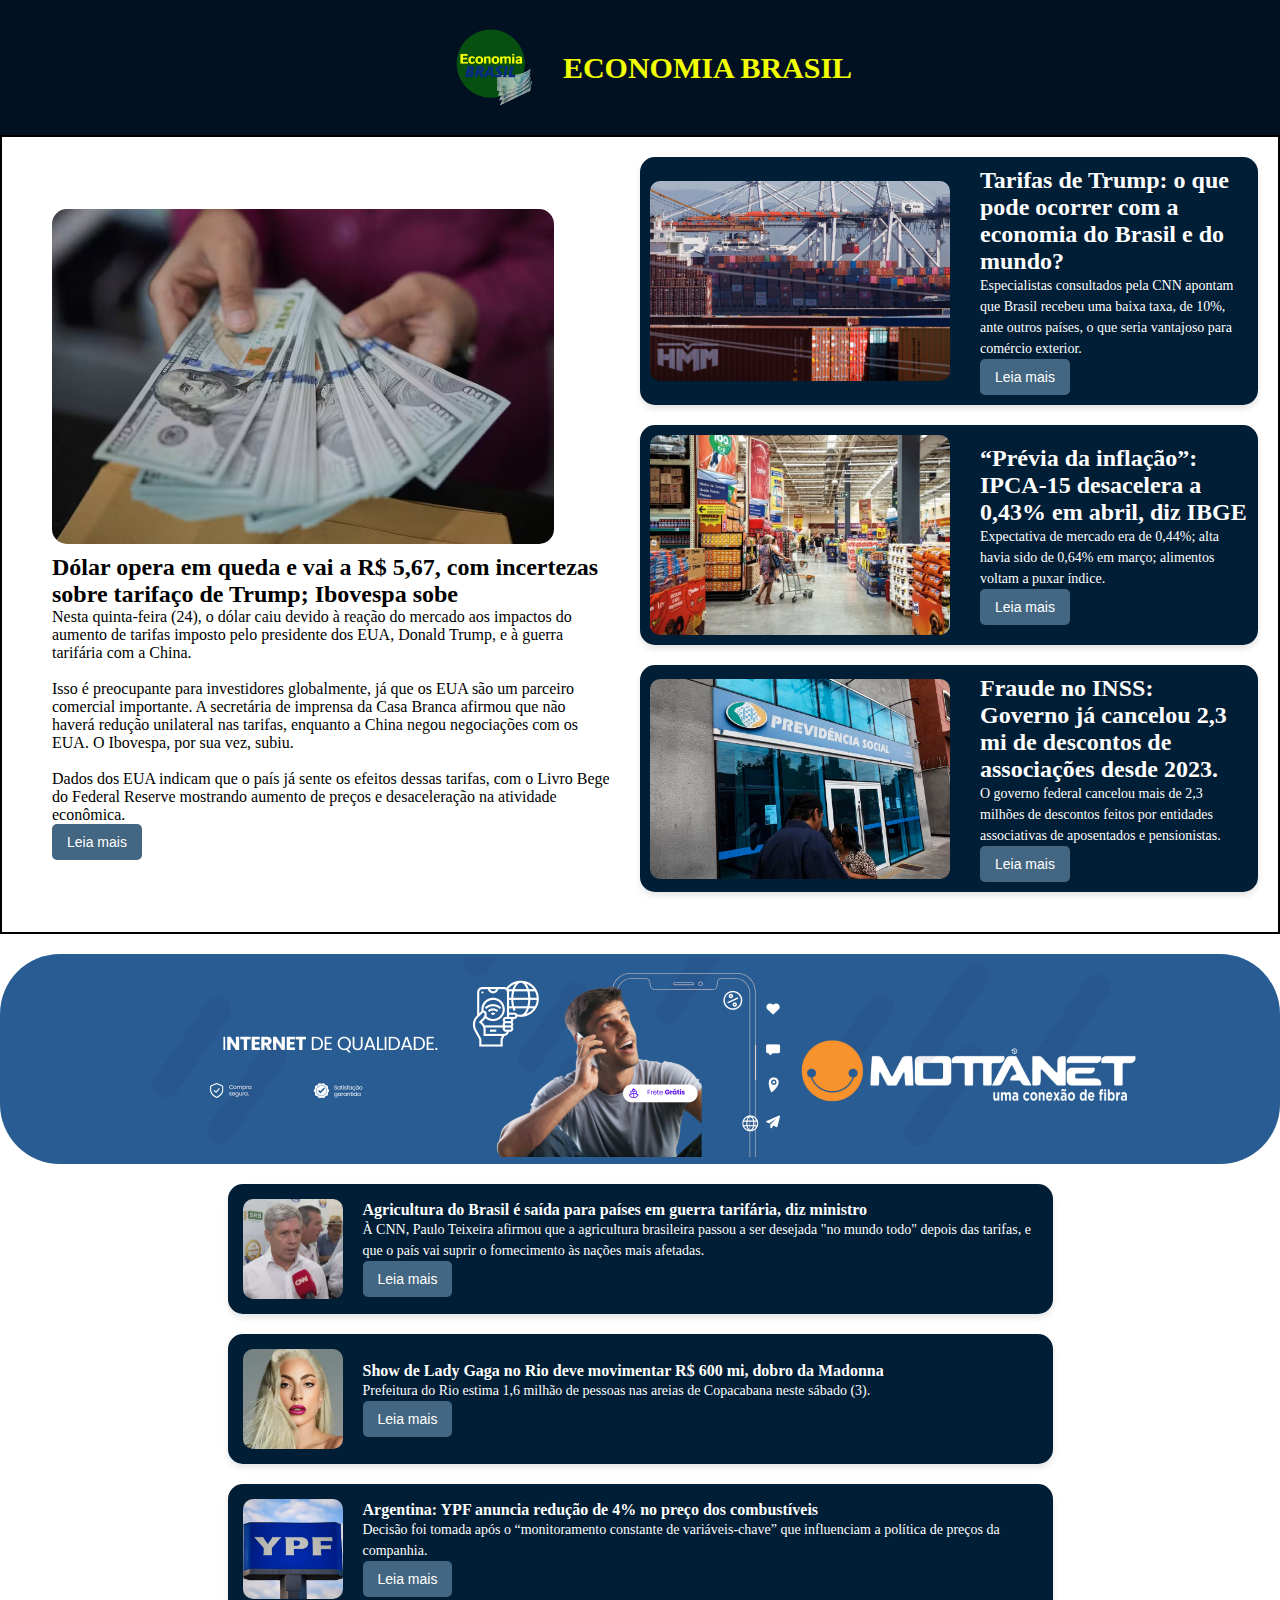
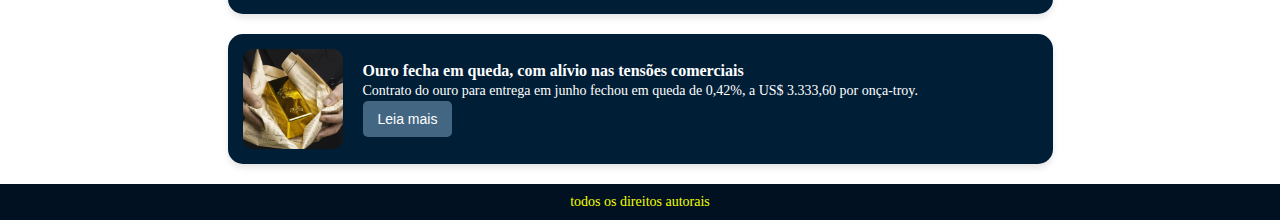
<file: index.html>
<!DOCTYPE html>
<html lang="pt-br">

<head>
    <meta charset="UTF-8">
    <meta name="viewport" content="width=device-width, initial-scale=1.0">
    <title>Economic BRASIL</title>
    <link rel="stylesheet" href="style.css">
    <link rel="icon" href="" type="icon">
</head>

<body>
    <header>
        <img src="imgs/img2.png" class="logo">
        <strong>ECONOMIA BRASIL</strong>
    </header>
    <div class="linha1">
        <div class="boxmaior">
            <div class="noticiaprincipal">
                <img src="imgs/img1.avif" class="fotoprincipal">
                <div class="texto">
                    <h2>Dólar opera em queda e vai a R$ 5,67, com incertezas sobre tarifaço de Trump; Ibovespa sobe</h2>
                    <p>Nesta quinta-feira (24), o dólar caiu devido à reação do mercado aos impactos do aumento de
                        tarifas imposto pelo
                        presidente dos EUA, Donald Trump, e à guerra tarifária com a China.</p>
                    <br>
                    <p>
                        Isso é preocupante para investidores globalmente, já que os EUA são um parceiro comercial
                        importante. A secretária de
                        imprensa da Casa Branca afirmou que não haverá redução unilateral nas tarifas, enquanto a China
                        negou negociações com os
                        EUA. O Ibovespa, por sua vez, subiu.
                    </p>
                    <br>
                    <p>
                        Dados dos EUA indicam que o país já sente os efeitos dessas tarifas, com o Livro Bege do Federal
                        Reserve mostrando
                        aumento de preços e desaceleração na atividade econômica.
                    </p>
                    <a href="https://g1.globo.com/economia/noticia/2025/04/30/dolar-ibovespa.ghtml" target="_blank">
                        <button>Leia mais</button>
                    </a>
                </div>
            </div>
        </div>

        <div class="boxcom3">
            <div class="boxdireita">
                <img src="imgs/img5.png">
                <div>
                    <h2>Tarifas de Trump: o que pode ocorrer com a economia do Brasil e do mundo?</h2>
                    <p>Especialistas consultados pela CNN apontam que Brasil recebeu uma baixa taxa, de 10%, ante outros
                        países, o que seria vantajoso para comércio exterior.</p>
                    <a href="https://g1.globo.com/economia/noticia/2025/04/13/tarifas-de-trump-trazem-desafios-imediatos-para-o-brasil-mas-podem-gerar-oportunidades-apontam-economistas.ghtml"
                        target="_blank">
                        <button>Leia mais</button>
                    </a>
                </div>
            </div>
            <div class="boxdireita">
                <img src="imgs/img4.png">
                <div>
                    <h2>“Prévia da inflação”: IPCA-15 desacelera a 0,43% em abril, diz IBGE</h2>
                    <p>Expectativa de mercado era de 0,44%; alta havia sido de 0,64% em março; alimentos voltam a puxar
                        índice.</p>
                    <a href="https://www.cnnbrasil.com.br/economia/macroeconomia/previa-da-inflacao-ipca-15-desacelera-a-043-em-abril-diz-ibge/"
                        target="_blank">
                        <button>Leia mais</button>
                    </a>
                </div>
            </div>
            <div class="boxdireita">
                <img src="imgs/img3.png">
                <div>
                    <h2>Fraude no INSS: Governo já cancelou 2,3 mi de descontos de associações desde 2023.</h2>
                    <p>O governo federal cancelou mais de 2,3 milhões de descontos feitos por entidades associativas de
                        aposentados e pensionistas.</p>
                    <a href="https://economia.uol.com.br/noticias/redacao/2025/04/25/fraude-no-inss-governo-lula-ja-cancelou-23-mi-de-descontos-de-associacoes.htm"
                        target="_blank">
                        <button>Leia mais</button>
                    </a>
                </div>
            </div>
        </div>
    </div>

<div class="banner_linha2">
    <a href="https://mottanet.com.br/" target="_blank">
        <img src="imgs/img6.png" alt="">
    </a>
</div>

    <div class="linha3">
        <div class="caixinhas3">
            <img src="imgs/img7.png" alt="Agro">
            <div>
                <h3>Agricultura do Brasil é saída para países em guerra tarifária, diz ministro</h3>
                <p>À CNN, Paulo Teixeira afirmou que a agricultura brasileira passou a ser desejada "no mundo todo"
                    depois das tarifas, e que o país vai suprir o fornecimento às nações mais afetadas.</p>
                <a href="https://www.cnnbrasil.com.br/economia/macroeconomia/agricultura-do-brasil-e-saida-para-paises-em-guerra-tarifaria-diz-ministro/"
                    target="_blank">
                    <button>Leia mais</button>
                </a>
            </div>
        </div>
        <div class="caixinhas3">
            <img src="imgs/img8.png" alt="GAGA">
            <div>
                <h3>Show de Lady Gaga no Rio deve movimentar R$ 600 mi, dobro da Madonna</h3>
                <p>Prefeitura do Rio estima 1,6 milhão de pessoas nas areias de Copacabana neste sábado (3).</p>
                <a href="https://www.cnnbrasil.com.br/economia/negocios/show-de-lady-gaga-no-rio-deve-movimentar-r-600-mi-dobro-da-madonna/"
                    target="_blank">
                    <button>Leia mais</button>
                </a>
            </div>
        </div>
        <div class="caixinhas3">
            <img src="imgs/img9.png" alt="YPF">
            <div>
                <h3>Argentina: YPF anuncia redução de 4% no preço dos combustíveis</h3>
                <p>Decisão foi tomada após o “monitoramento constante de variáveis-chave” que influenciam a política de
                    preços da companhia.</p>
                <a href="https://www.cnnbrasil.com.br/economia/negocios/argentina-petroquimica-ypf-anuncia-nova-reducao-de-4-no-preco-dos-combustiveis/"
                    target="_blank">
                    <button>Leia mais</button>
                </a>
            </div>
        </div>
        <div class="caixinhas3">
            <img src="imgs/img10.png" alt="ouro">
            <div>
                <h3>Ouro fecha em queda, com alívio nas tensões comerciais</h3>
                <p>Contrato do ouro para entrega em junho fechou em queda de 0,42%, a US$ 3.333,60 por onça-troy.</p>
                <a href="https://www.cnnbrasil.com.br/economia/mercado/ouro-fecha-em-queda-com-alivio-nas-tensoes-comerciais/"
                    target="_blank">
                    <button>Leia mais</button>
                </a>
            </div>
        </div>
    </div>
    <footer>
        <p>todos os direitos autorais</p>
    </footer>
</body>

</html>
</file>
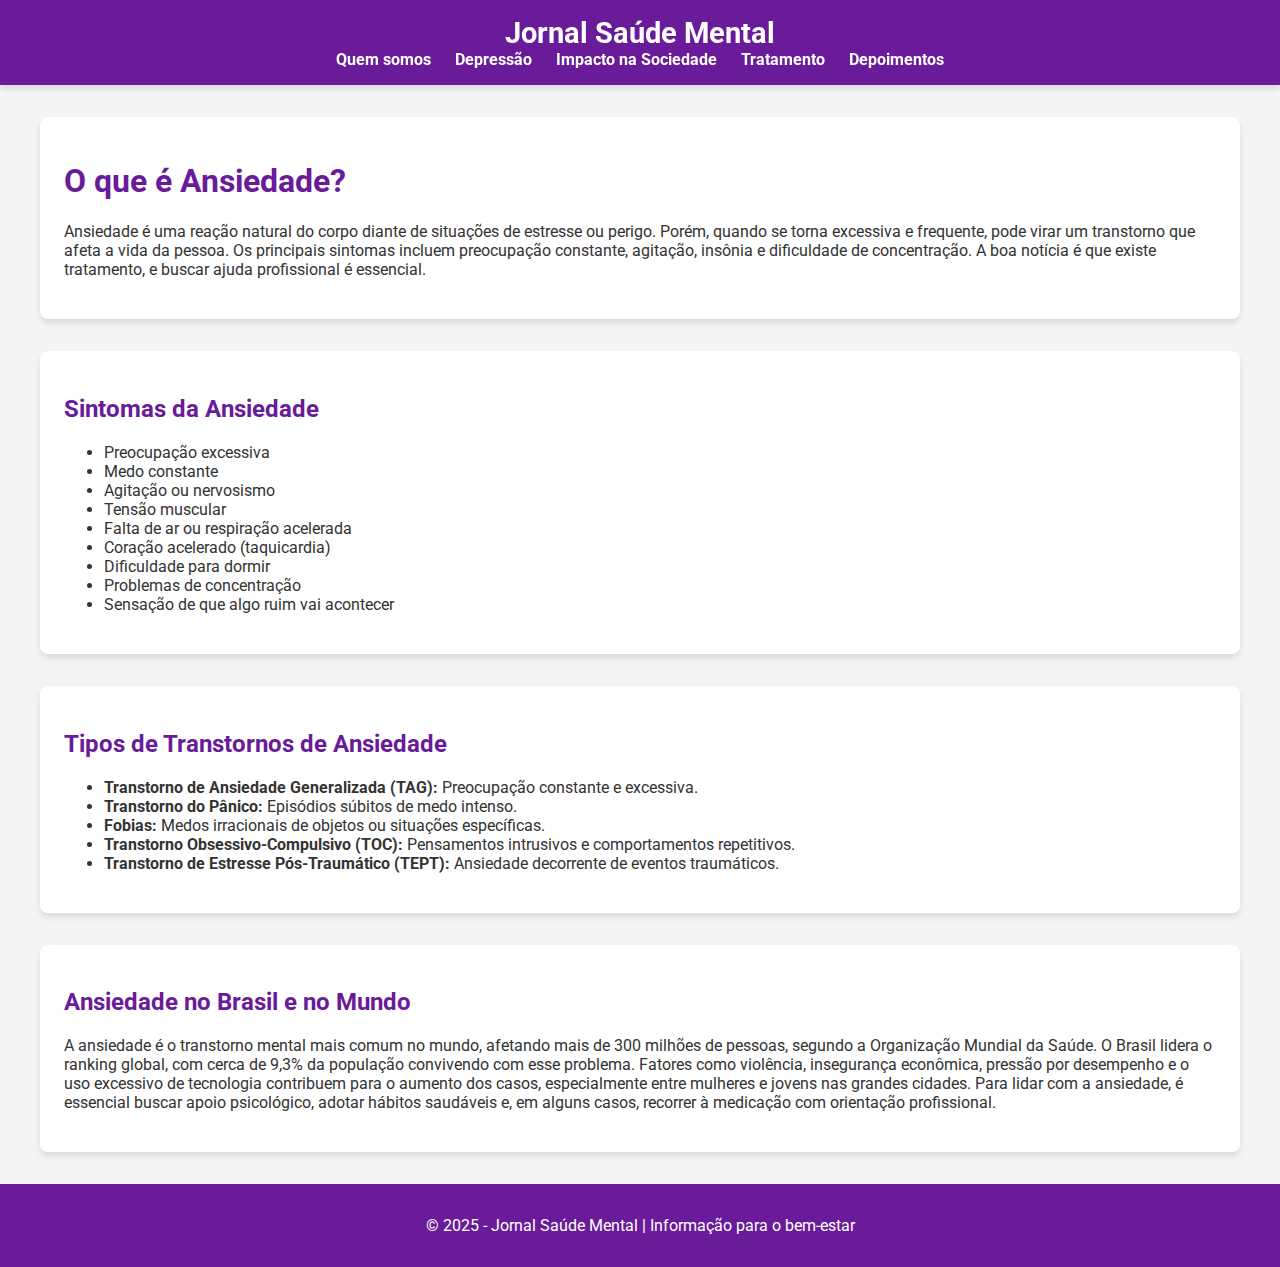
<file: ansiedade.html>
<!DOCTYPE html>
<html lang="pt-BR">
<head>
    <meta charset="UTF-8">
    <meta name="viewport" content="width=device-width, initial-scale=1.0">
    <title>O que é Ansiedade?</title>
    <link rel="stylesheet" href="https://fonts.googleapis.com/css2?family=Roboto:wght@400;700&display=swap">
    <style>
        
        body {
            font-family: 'Roboto', sans-serif;
            margin: 0;
            padding: 0;
            background-color: #f4f4f4;
            color: #333;
        }

        header {
            background-color: #6a1b9a; 
            color: #fff;
            padding: 1rem 0;
            position: sticky;
            top: 0;
            z-index: 1000;
            box-shadow: 0 4px 6px rgba(0, 0, 0, 0.1);
        }

        header .logo {
            font-size: 1.8rem;
            font-weight: bold;
            text-align: center;
        }

        nav ul {
            list-style: none;
            padding: 0;
            display: flex;
            justify-content: center;
            gap: 1.5rem;
            margin: 0;
        }

        nav ul li a {
            text-decoration: none;
            color: #fff;
            font-weight: bold;
            transition: color 0.3s ease;
        }

        nav ul li a:hover {
            color: #ffccff; 
        }

        main {
            max-width: 1200px;
            margin: 2rem auto;
            padding: 0 1rem;
        }

        section {
            background: #fff;
            margin-bottom: 2rem;
            padding: 1.5rem;
            border-radius: 8px;
            box-shadow: 0 4px 6px rgba(0, 0, 0, 0.1);
            transition: transform 0.3s ease, box-shadow 0.3s ease;
        }

        section:hover {
            transform: translateY(-5px);
            box-shadow: 0 6px 10px rgba(0, 0, 0, 0.15);
        }

        section h1, section h2 {
            color: #6a1b9a; 
        }

        footer {
            background-color: #6a1b9a;
            color: #fff;
            text-align: center;
            padding: 1rem;
            margin-top: 2rem;
        }

        #scrollTopBtn {
            position: fixed;
            bottom: 20px;
            right: 20px;
            background: #6a1b9a;
            color: #fff;
            border: none;
            border-radius: 50%;
            width: 50px;
            height: 50px;
            font-size: 1.5rem;
            cursor: pointer;
            display: none;
            justify-content: center;
            align-items: center;
            box-shadow: 0 4px 6px rgba(0, 0, 0, 0.1);
            transition: background 0.3s ease;
        }

        #scrollTopBtn:hover {
            background: #4a148c; 
        }
    </style>
</head>
<body>
    <header>
        <div class="logo">Jornal Saúde Mental</div>
        <nav>
            <ul>
                <li><a href="sobre.html">Quem somos</a></li>
                <li><a href="depressao.html">Depressão</a></li>
                <li><a href="impacto.html">Impacto na Sociedade</a></li>
                <li><a href="tratamento.html">Tratamento</a></li>
                <li><a href="depoimentos.html">Depoimentos</a></li>
            </ul>
        </nav>
    </header>
    
    <main>
        <section>
            <h1>O que é Ansiedade?</h1>
            <p>Ansiedade é uma reação natural do corpo diante de situações de estresse ou perigo. Porém, quando se torna excessiva e frequente, pode virar um transtorno que afeta a vida da pessoa. Os principais sintomas incluem preocupação constante, agitação, insônia e dificuldade de concentração. A boa notícia é que existe tratamento, e buscar ajuda profissional é essencial.</p>
        </section>
        
        <section>
            <h2>Sintomas da Ansiedade</h2>
            <ul>
                <li>Preocupação excessiva</li>
                <li>Medo constante</li>
                <li>Agitação ou nervosismo</li>
                <li>Tensão muscular</li>
                <li>Falta de ar ou respiração acelerada</li>
                <li>Coração acelerado (taquicardia)</li>
                <li>Dificuldade para dormir</li>
                <li>Problemas de concentração</li>
                <li>Sensação de que algo ruim vai acontecer</li>
            </ul>
        </section>
        
        <section>
            <h2>Tipos de Transtornos de Ansiedade</h2>
            <ul>
                <li><strong>Transtorno de Ansiedade Generalizada (TAG):</strong> Preocupação constante e excessiva.</li>
                <li><strong>Transtorno do Pânico:</strong> Episódios súbitos de medo intenso.</li>
                <li><strong>Fobias:</strong> Medos irracionais de objetos ou situações específicas.</li>
                <li><strong>Transtorno Obsessivo-Compulsivo (TOC):</strong> Pensamentos intrusivos e comportamentos repetitivos.</li>
                <li><strong>Transtorno de Estresse Pós-Traumático (TEPT):</strong> Ansiedade decorrente de eventos traumáticos.</li>
            </ul>
        </section>
        
        <section>
            <h2>Ansiedade no Brasil e no Mundo</h2>
            <p>A ansiedade é o transtorno mental mais comum no mundo, afetando mais de 300 milhões de pessoas, segundo a Organização Mundial da Saúde. O Brasil lidera o ranking global, com cerca de 9,3% da população convivendo com esse problema. Fatores como violência, insegurança econômica, pressão por desempenho e o uso excessivo de tecnologia contribuem para o aumento dos casos, especialmente entre mulheres e jovens nas grandes cidades. Para lidar com a ansiedade, é essencial buscar apoio psicológico, adotar hábitos saudáveis e, em alguns casos, recorrer à medicação com orientação profissional.</p>
        </section>
    </main>
    
    <footer>
        <p>&copy; 2025 - Jornal Saúde Mental | Informação para o bem-estar</p>
    </footer>

    <button id="scrollTopBtn" title="Voltar ao topo">↑</button>

    <script>
        
        const scrollTopBtn = document.getElementById('scrollTopBtn');
        window.onscroll = function () {
            if (document.body.scrollTop > 100 || document.documentElement.scrollTop > 100) {
                scrollTopBtn.style.display = 'flex';
            } else {
                scrollTopBtn.style.display = 'none';
            }
        };

        
        scrollTopBtn.onclick = function () {
            window.scrollTo({ top: 0, behavior: 'smooth' });
        };
    </script>
</body>
</html>
</file>
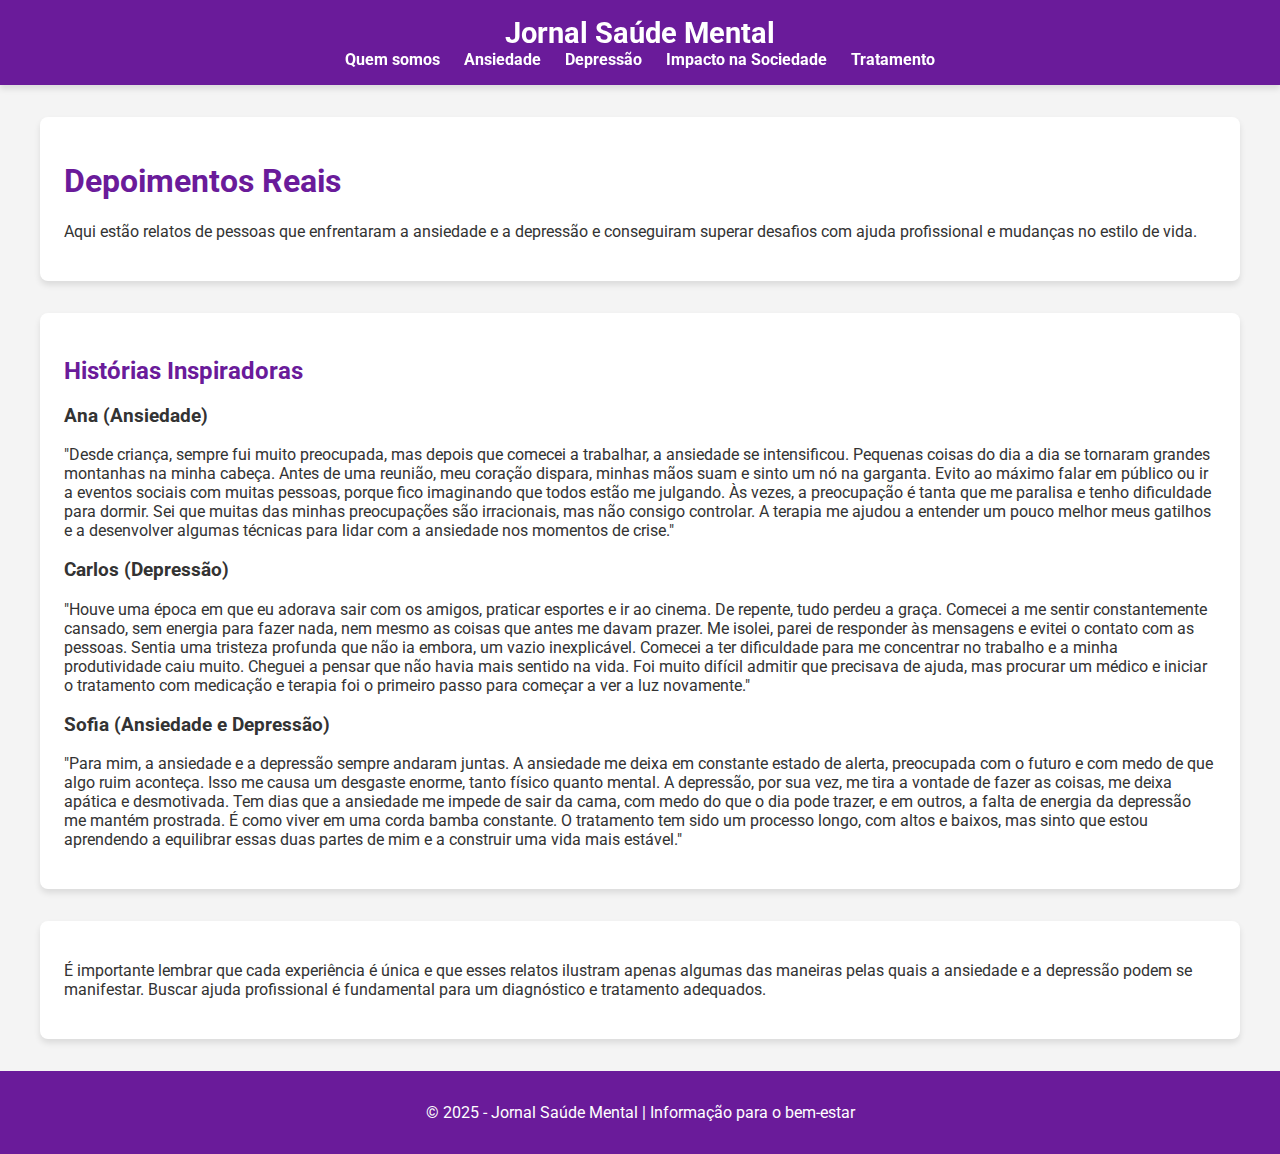
<file: depoimentos.html>
<!DOCTYPE html>
<html lang="pt-BR">
<head>
    <meta charset="UTF-8">
    <meta name="viewport" content="width=device-width, initial-scale=1.0">
    <title>Depoimentos</title>
    <link rel="stylesheet" href="https://fonts.googleapis.com/css2?family=Roboto:wght@400;700&display=swap">
    <style>
        
        body {
            font-family: 'Roboto', sans-serif;
            margin: 0;
            padding: 0;
            background-color: #f4f4f4;
            color: #333;
        }

        header {
            background-color: #6a1b9a; 
            color: #fff;
            padding: 1rem 0;
            position: sticky;
            top: 0;
            z-index: 1000;
            box-shadow: 0 4px 6px rgba(0, 0, 0, 0.1);
        }

        header .logo {
            font-size: 1.8rem;
            font-weight: bold;
            text-align: center;
        }

        nav ul {
            list-style: none;
            padding: 0;
            display: flex;
            justify-content: center;
            gap: 1.5rem;
            margin: 0;
        }

        nav ul li a {
            text-decoration: none;
            color: #fff;
            font-weight: bold;
            transition: color 0.3s ease;
        }

        nav ul li a:hover {
            color: #ffccff; 
        }

        main {
            max-width: 1200px;
            margin: 2rem auto;
            padding: 0 1rem;
        }

        section {
            background: #fff;
            margin-bottom: 2rem;
            padding: 1.5rem;
            border-radius: 8px;
            box-shadow: 0 4px 6px rgba(0, 0, 0, 0.1);
            transition: transform 0.3s ease, box-shadow 0.3s ease;
        }

        section:hover {
            transform: translateY(-5px);
            box-shadow: 0 6px 10px rgba(0, 0, 0, 0.15);
        }

        section h1, section h2 {
            color: #6a1b9a; 
        }

        footer {
            background-color: #6a1b9a;
            color: #fff;
            text-align: center;
            padding: 1rem;
            margin-top: 2rem;
        }

        #scrollTopBtn {
            position: fixed;
            bottom: 20px;
            right: 20px;
            background: #6a1b9a;
            color: #fff;
            border: none;
            border-radius: 50%;
            width: 50px;
            height: 50px;
            font-size: 1.5rem;
            cursor: pointer;
            display: none;
            justify-content: center;
            align-items: center;
            box-shadow: 0 4px 6px rgba(0, 0, 0, 0.1);
            transition: background 0.3s ease;
        }

        #scrollTopBtn:hover {
            background: #4a148c; 
        }
    </style>
</head>
<body>
    <header>
        <div class="logo">Jornal Saúde Mental</div>
        <nav>
            <ul>
                <li><a href="sobre.html">Quem somos</a></li>
                <li><a href="ansiedade.html">Ansiedade</a></li>
                <li><a href="depressao.html">Depressão</a></li>
                <li><a href="impacto.html">Impacto na Sociedade</a></li>
                <li><a href="tratamento.html">Tratamento</a></li>
            </ul>
        </nav>
    </header>
    
    <main>
        <section>
            <h1>Depoimentos Reais</h1>
            <p>Aqui estão relatos de pessoas que enfrentaram a ansiedade e a depressão e conseguiram superar desafios com ajuda profissional e mudanças no estilo de vida.</p>
        </section>
        
        <section>
            <h2>Histórias Inspiradoras</h2>
            <article>
                <h3> Ana (Ansiedade)</h3>
                <p>"Desde criança, sempre fui muito preocupada, mas depois que comecei a trabalhar, a ansiedade se intensificou. Pequenas coisas do dia a dia se tornaram grandes montanhas na minha cabeça. Antes de uma reunião, meu coração dispara, minhas mãos suam e sinto um nó na garganta. Evito ao máximo falar em público ou ir a eventos sociais com muitas pessoas, porque fico imaginando que todos estão me julgando. Às vezes, a preocupação é tanta que me paralisa e tenho dificuldade para dormir. Sei que muitas das minhas preocupações são irracionais, mas não consigo controlar. A terapia me ajudou a entender um pouco melhor meus gatilhos e a desenvolver algumas técnicas para lidar com a ansiedade nos momentos de crise."</p>
            </article>
            
            <article>
                <h3>Carlos (Depressão)</h3>
                <p>"Houve uma época em que eu adorava sair com os amigos, praticar esportes e ir ao cinema. De repente, tudo perdeu a graça. Comecei a me sentir constantemente cansado, sem energia para fazer nada, nem mesmo as coisas que antes me davam prazer. Me isolei, parei de responder às mensagens e evitei o contato com as pessoas. Sentia uma tristeza profunda que não ia embora, um vazio inexplicável. Comecei a ter dificuldade para me concentrar no trabalho e a minha produtividade caiu muito. Cheguei a pensar que não havia mais sentido na vida. Foi muito difícil admitir que precisava de ajuda, mas procurar um médico e iniciar o tratamento com medicação e terapia foi o primeiro passo para começar a ver a luz novamente."</p>
            </article>
            
            <article>
                <h3>Sofia (Ansiedade e Depressão)</h3>
                <p>"Para mim, a ansiedade e a depressão sempre andaram juntas. A ansiedade me deixa em constante estado de alerta, preocupada com o futuro e com medo de que algo ruim aconteça. Isso me causa um desgaste enorme, tanto físico quanto mental. A depressão, por sua vez, me tira a vontade de fazer as coisas, me deixa apática e desmotivada. Tem dias que a ansiedade me impede de sair da cama, com medo do que o dia pode trazer, e em outros, a falta de energia da depressão me mantém prostrada. É como viver em uma corda bamba constante. O tratamento tem sido um processo longo, com altos e baixos, mas sinto que estou aprendendo a equilibrar essas duas partes de mim e a construir uma vida mais estável."</p>
            </article>
        </section>
        <section>
            <p>É importante lembrar que cada experiência é única e que esses relatos ilustram apenas algumas das maneiras pelas quais a ansiedade e a depressão podem se manifestar. Buscar ajuda profissional é fundamental para um diagnóstico e tratamento adequados.</p>
        </section>
    </main>
    
    <footer>
        <p>&copy; 2025 - Jornal Saúde Mental | Informação para o bem-estar</p>
    </footer>

    <button id="scrollTopBtn" title="Voltar ao topo">↑</button>

    <script>
        
        const scrollTopBtn = document.getElementById('scrollTopBtn');
        window.onscroll = function () {
            if (document.body.scrollTop > 100 || document.documentElement.scrollTop > 100) {
                scrollTopBtn.style.display = 'flex';
            } else {
                scrollTopBtn.style.display = 'none';
            }
        };

    
        scrollTopBtn.onclick = function () {
            window.scrollTo({ top: 0, behavior: 'smooth' });
        };
    </script>
</body>
</html>
</file>
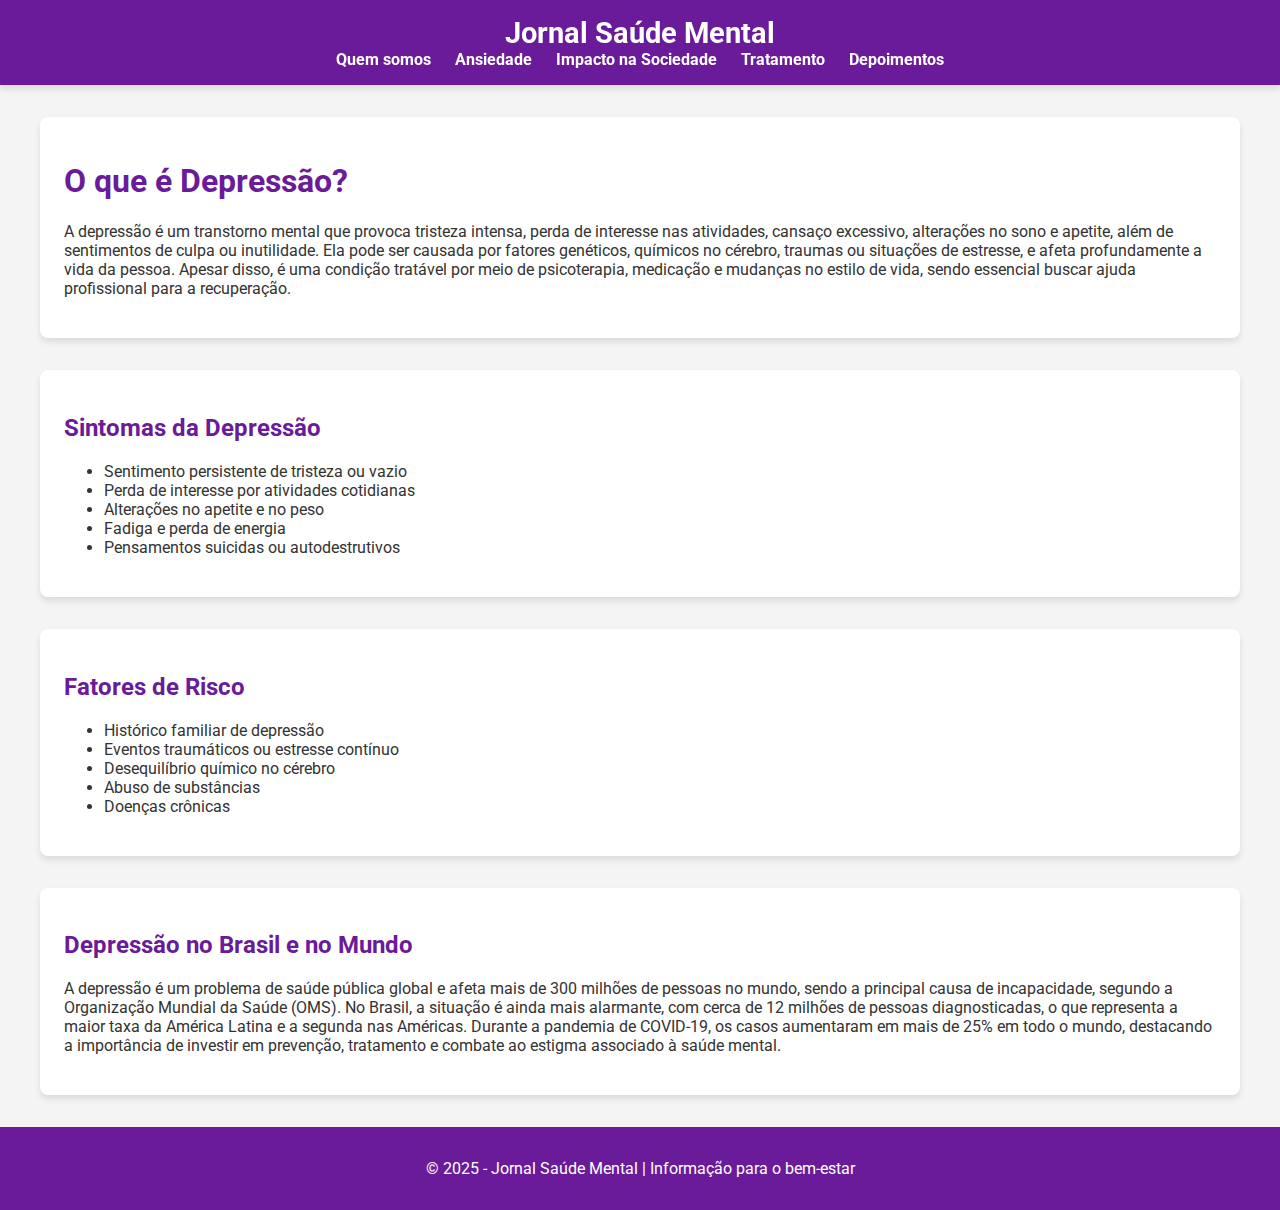
<file: depressao.html>
<!DOCTYPE html>
<html lang="pt-BR">
<head>
    <meta charset="UTF-8">
    <meta name="viewport" content="width=device-width, initial-scale=1.0">
    <title>O que é Depressão?</title>
    <link rel="stylesheet" href="https://fonts.googleapis.com/css2?family=Roboto:wght@400;700&display=swap">
    <style>
        
        body {
            font-family: 'Roboto', sans-serif;
            margin: 0;
            padding: 0;
            background-color: #f4f4f4;
            color: #333;
        }

        header {
            background-color: #6a1b9a; 
            color: #fff;
            padding: 1rem 0;
            position: sticky;
            top: 0;
            z-index: 1000;
            box-shadow: 0 4px 6px rgba(0, 0, 0, 0.1);
        }

        header .logo {
            font-size: 1.8rem;
            font-weight: bold;
            text-align: center;
        }

        nav ul {
            list-style: none;
            padding: 0;
            display: flex;
            justify-content: center;
            gap: 1.5rem;
            margin: 0;
        }

        nav ul li a {
            text-decoration: none;
            color: #fff;
            font-weight: bold;
            transition: color 0.3s ease;
        }

        nav ul li a:hover {
            color: #ffccff; 
        }

        main {
            max-width: 1200px;
            margin: 2rem auto;
            padding: 0 1rem;
        }

        section {
            background: #fff;
            margin-bottom: 2rem;
            padding: 1.5rem;
            border-radius: 8px;
            box-shadow: 0 4px 6px rgba(0, 0, 0, 0.1);
            transition: transform 0.3s ease, box-shadow 0.3s ease;
        }

        section:hover {
            transform: translateY(-5px);
            box-shadow: 0 6px 10px rgba(0, 0, 0, 0.15);
        }

        section h1, section h2 {
            color: #6a1b9a; 
        }

        footer {
            background-color: #6a1b9a;
            color: #fff;
            text-align: center;
            padding: 1rem;
            margin-top: 2rem;
        }

        #scrollTopBtn {
            position: fixed;
            bottom: 20px;
            right: 20px;
            background: #6a1b9a;
            color: #fff;
            border: none;
            border-radius: 50%;
            width: 50px;
            height: 50px;
            font-size: 1.5rem;
            cursor: pointer;
            display: none;
            justify-content: center;
            align-items: center;
            box-shadow: 0 4px 6px rgba(0, 0, 0, 0.1);
            transition: background 0.3s ease;
        }

        #scrollTopBtn:hover {
            background: #4a148c;
        }
    </style>
</head>
<body>
    <header>
        <div class="logo">Jornal Saúde Mental</div>
        <nav>
            <ul>
                <li><a href="sobre.html">Quem somos</a></li>
                <li><a href="ansiedade.html">Ansiedade</a></li>
                <li><a href="impacto.html">Impacto na Sociedade</a></li>
                <li><a href="tratamento.html">Tratamento</a></li>
                <li><a href="depoimentos.html">Depoimentos</a></li>
            </ul>
        </nav>
    </header>
    
    <main>
        <section>
            <h1>O que é Depressão?</h1>
            <p>A depressão é um transtorno mental que provoca tristeza intensa, perda de interesse nas atividades, cansaço excessivo, alterações no sono e apetite, além de sentimentos de culpa ou inutilidade. Ela pode ser causada por fatores genéticos, químicos no cérebro, traumas ou situações de estresse, e afeta profundamente a vida da pessoa. Apesar disso, é uma condição tratável por meio de psicoterapia, medicação e mudanças no estilo de vida, sendo essencial buscar ajuda profissional para a recuperação.</p>
        </section>
        
        <section>
            <h2>Sintomas da Depressão</h2>
            <ul>
                <li>Sentimento persistente de tristeza ou vazio</li>
                <li>Perda de interesse por atividades cotidianas</li>
                <li>Alterações no apetite e no peso</li>
                <li>Fadiga e perda de energia</li>
                <li>Pensamentos suicidas ou autodestrutivos</li>
            </ul>
        </section>
        
        <section>
            <h2>Fatores de Risco</h2>
            <ul>
                <li>Histórico familiar de depressão</li>
                <li>Eventos traumáticos ou estresse contínuo</li>
                <li>Desequilíbrio químico no cérebro</li>
                <li>Abuso de substâncias</li>
                <li>Doenças crônicas</li>
            </ul>
        </section>
        
        <section>
            <h2>Depressão no Brasil e no Mundo</h2>
            <p>A depressão é um problema de saúde pública global e afeta mais de 300 milhões de pessoas no mundo, sendo a principal causa de incapacidade, segundo a Organização Mundial da Saúde (OMS). No Brasil, a situação é ainda mais alarmante, com cerca de 12 milhões de pessoas diagnosticadas, o que representa a maior taxa da América Latina e a segunda nas Américas. Durante a pandemia de COVID-19, os casos aumentaram em mais de 25% em todo o mundo, destacando a importância de investir em prevenção, tratamento e combate ao estigma associado à saúde mental.</p>
        </section>
    </main>
    
    <footer>
        <p>&copy; 2025 - Jornal Saúde Mental | Informação para o bem-estar</p>
    </footer>

    <button id="scrollTopBtn" title="Voltar ao topo">↑</button>

    <script>
        
        const scrollTopBtn = document.getElementById('scrollTopBtn');
        window.onscroll = function () {
            if (document.body.scrollTop > 100 || document.documentElement.scrollTop > 100) {
                scrollTopBtn.style.display = 'flex';
            } else {
                scrollTopBtn.style.display = 'none';
            }
        };

        
        scrollTopBtn.onclick = function () {
            window.scrollTo({ top: 0, behavior: 'smooth' });
        };
    </script>
</body>
</html>
</file>
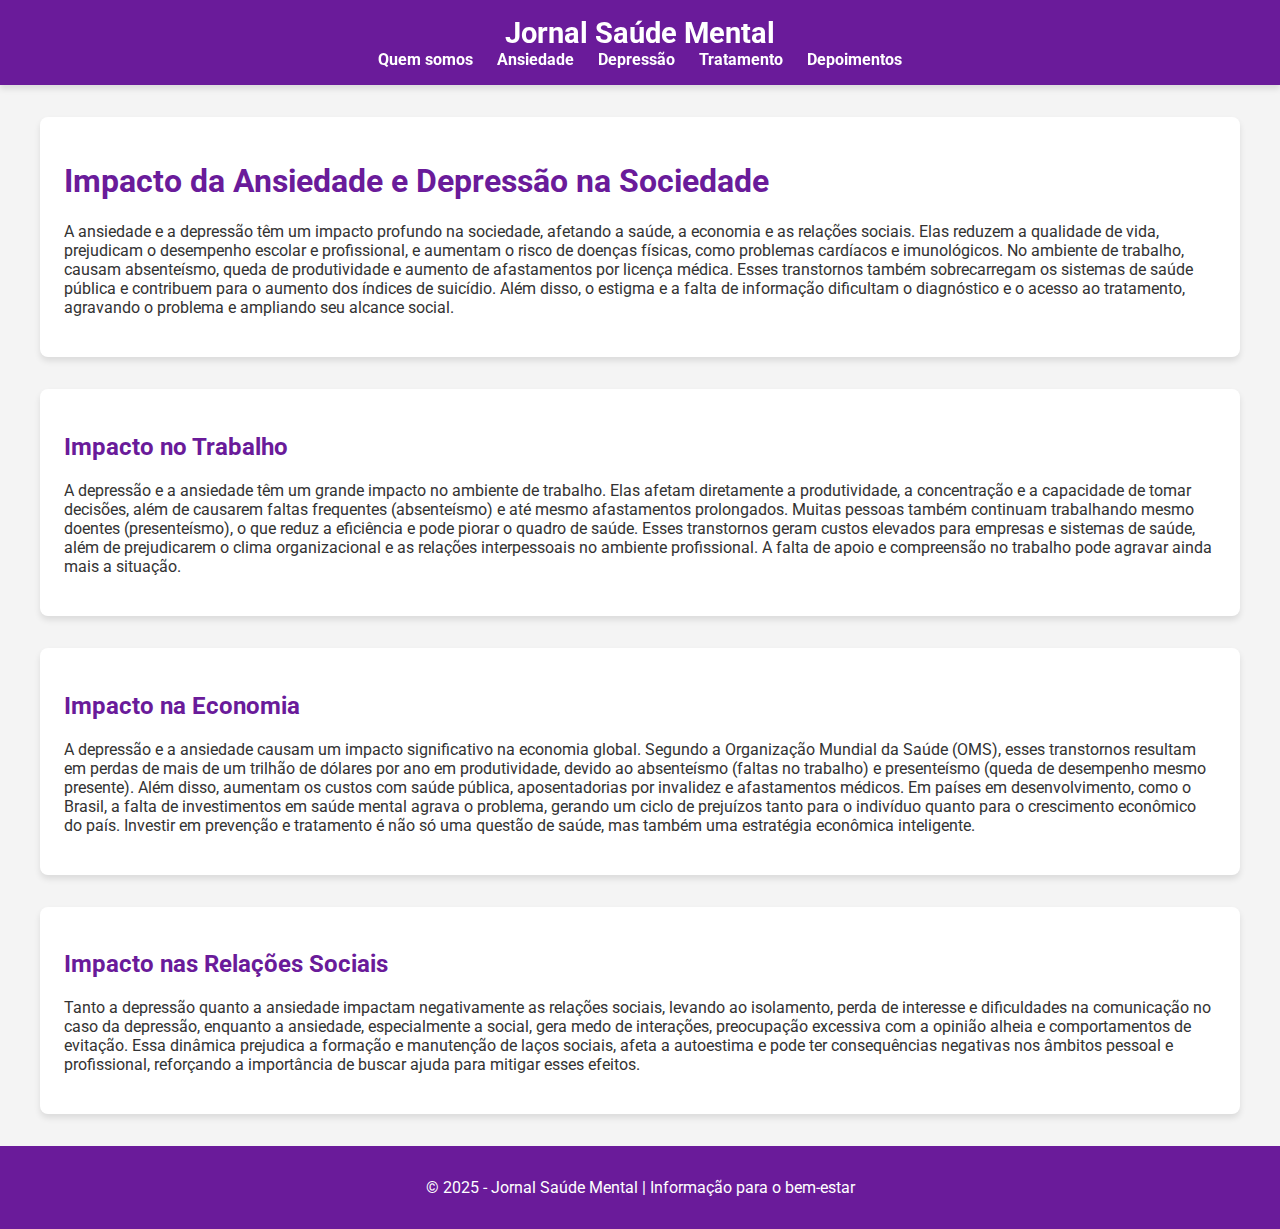
<file: impacto.html>
<!DOCTYPE html>
<html lang="pt-BR">
<head>
    <meta charset="UTF-8">
    <meta name="viewport" content="width=device-width, initial-scale=1.0">
    <title>Impacto na Sociedade</title>
    <link rel="stylesheet" href="https://fonts.googleapis.com/css2?family=Roboto:wght@400;700&display=swap">
    <style>
        
        body {
            font-family: 'Roboto', sans-serif;
            margin: 0;
            padding: 0;
            background-color: #f4f4f4;
            color: #333;
        }

        header {
            background-color: #6a1b9a; 
            color: #fff;
            padding: 1rem 0;
            position: sticky;
            top: 0;
            z-index: 1000;
            box-shadow: 0 4px 6px rgba(0, 0, 0, 0.1);
        }

        header .logo {
            font-size: 1.8rem;
            font-weight: bold;
            text-align: center;
        }

        nav ul {
            list-style: none;
            padding: 0;
            display: flex;
            justify-content: center;
            gap: 1.5rem;
            margin: 0;
        }

        nav ul li a {
            text-decoration: none;
            color: #fff;
            font-weight: bold;
            transition: color 0.3s ease;
        }

        nav ul li a:hover {
            color: #ffccff; 
        }

        main {
            max-width: 1200px;
            margin: 2rem auto;
            padding: 0 1rem;
        }

        section {
            background: #fff;
            margin-bottom: 2rem;
            padding: 1.5rem;
            border-radius: 8px;
            box-shadow: 0 4px 6px rgba(0, 0, 0, 0.1);
            transition: transform 0.3s ease, box-shadow 0.3s ease;
        }

        section:hover {
            transform: translateY(-5px);
            box-shadow: 0 6px 10px rgba(0, 0, 0, 0.15);
        }

        section h1, section h2 {
            color: #6a1b9a; 
        }

        footer {
            background-color: #6a1b9a;
            color: #fff;
            text-align: center;
            padding: 1rem;
            margin-top: 2rem;
        }

        #scrollTopBtn {
            position: fixed;
            bottom: 20px;
            right: 20px;
            background: #6a1b9a;
            color: #fff;
            border: none;
            border-radius: 50%;
            width: 50px;
            height: 50px;
            font-size: 1.5rem;
            cursor: pointer;
            display: none;
            justify-content: center;
            align-items: center;
            box-shadow: 0 4px 6px rgba(0, 0, 0, 0.1);
            transition: background 0.3s ease;
        }

        #scrollTopBtn:hover {
            background: #4a148c; 
        }
    </style>
</head>
<body>
    <header>
        <div class="logo">Jornal Saúde Mental</div>
        <nav>
            <ul>
                <li><a href="sobre.html">Quem somos</a></li>
                <li><a href="ansiedade.html">Ansiedade</a></li>
                <li><a href="depressao.html">Depressão</a></li>
                <li><a href="tratamento.html">Tratamento</a></li>
                <li><a href="depoimentos.html">Depoimentos</a></li>
            </ul>
        </nav>
    </header>
    
    <main>
        <section>
            <h1>Impacto da Ansiedade e Depressão na Sociedade</h1>
            <p>A ansiedade e a depressão têm um impacto profundo na sociedade, afetando a saúde, a economia e as relações sociais. Elas reduzem a qualidade de vida, prejudicam o desempenho escolar e profissional, e aumentam o risco de doenças físicas, como problemas cardíacos e imunológicos. No ambiente de trabalho, causam absenteísmo, queda de produtividade e aumento de afastamentos por licença médica. Esses transtornos também sobrecarregam os sistemas de saúde pública e contribuem para o aumento dos índices de suicídio. Além disso, o estigma e a falta de informação dificultam o diagnóstico e o acesso ao tratamento, agravando o problema e ampliando seu alcance social.</p>
        </section>
        
        <section>
            <h2>Impacto no Trabalho</h2>
            <p>A depressão e a ansiedade têm um grande impacto no ambiente de trabalho. Elas afetam diretamente a produtividade, a concentração e a capacidade de tomar decisões, além de causarem faltas frequentes (absenteísmo) e até mesmo afastamentos prolongados. Muitas pessoas também continuam trabalhando mesmo doentes (presenteísmo), o que reduz a eficiência e pode piorar o quadro de saúde. Esses transtornos geram custos elevados para empresas e sistemas de saúde, além de prejudicarem o clima organizacional e as relações interpessoais no ambiente profissional. A falta de apoio e compreensão no trabalho pode agravar ainda mais a situação.</p>
        </section>
        
        <section>
            <h2>Impacto na Economia</h2>
            <p>A depressão e a ansiedade causam um impacto significativo na economia global. Segundo a Organização Mundial da Saúde (OMS), esses transtornos resultam em perdas de mais de um trilhão de dólares por ano em produtividade, devido ao absenteísmo (faltas no trabalho) e presenteísmo (queda de desempenho mesmo presente). Além disso, aumentam os custos com saúde pública, aposentadorias por invalidez e afastamentos médicos. Em países em desenvolvimento, como o Brasil, a falta de investimentos em saúde mental agrava o problema, gerando um ciclo de prejuízos tanto para o indivíduo quanto para o crescimento econômico do país. Investir em prevenção e tratamento é não só uma questão de saúde, mas também uma estratégia econômica inteligente.</p>
        </section>
        
        <section>
            <h2>Impacto nas Relações Sociais</h2>
            <p>Tanto a depressão quanto a ansiedade impactam negativamente as relações sociais, levando ao isolamento, perda de interesse e dificuldades na comunicação no caso da depressão, enquanto a ansiedade, especialmente a social, gera medo de interações, preocupação excessiva com a opinião alheia e comportamentos de evitação. Essa dinâmica prejudica a formação e manutenção de laços sociais, afeta a autoestima e pode ter consequências negativas nos âmbitos pessoal e profissional, reforçando a importância de buscar ajuda para mitigar esses efeitos.</p>
        </section>
    </main>
    
    <footer>
        <p>&copy; 2025 - Jornal Saúde Mental | Informação para o bem-estar</p>
    </footer>

    <button id="scrollTopBtn" title="Voltar ao topo">↑</button>

    <script>
        
        const scrollTopBtn = document.getElementById('scrollTopBtn');
        window.onscroll = function () {
            if (document.body.scrollTop > 100 || document.documentElement.scrollTop > 100) {
                scrollTopBtn.style.display = 'flex';
            } else {
                scrollTopBtn.style.display = 'none';
            }
        };

        
        scrollTopBtn.onclick = function () {
            window.scrollTo({ top: 0, behavior: 'smooth' });
        };
    </script>
</body>
</html>
</file>
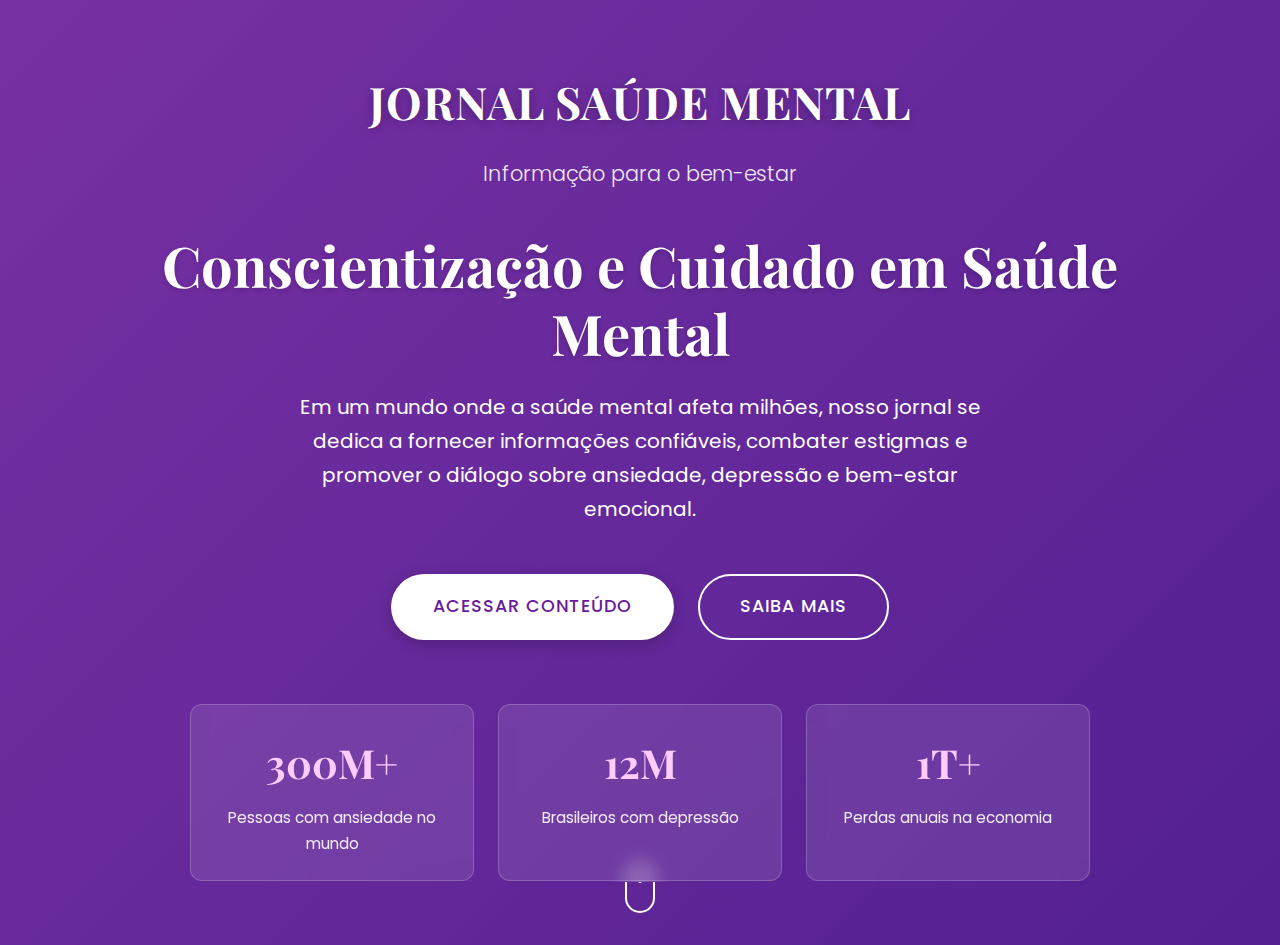
<file: ppag1.html>
<!DOCTYPE html>
<html lang="pt-BR">
<head>
    <meta charset="UTF-8">
    <meta name="viewport" content="width=device-width, initial-scale=1.0">
    <title>Jornal Saúde Mental | Portal de Informação em Bem-Estar Psicológico</title>
    <meta name="description" content="Informações especializadas sobre saúde mental, ansiedade, depressão e tratamentos. Quebrando tabus e promovendo o bem-estar emocional.">
    <link rel="preconnect" href="https://fonts.googleapis.com">
    <link rel="preconnect" href="https://fonts.gstatic.com" crossorigin>
    <link href="https://fonts.googleapis.com/css2?family=Poppins:wght@300;400;500;600;700&family=Playfair+Display:wght@400;500;600;700&display=swap" rel="stylesheet">
    <style>
        :root {
            --primary: #6a1b9a;
            --primary-dark: #4a148c;
            --primary-light: #9c4dcc;
            --secondary: #ffccff;
            --white: #ffffff;
            --light: #f8f9fa;
            --dark: #212529;
            --gray: #6c757d;
            --transition: all 0.4s cubic-bezier(0.645, 0.045, 0.355, 1);
        }

        * {
            margin: 0;
            padding: 0;
            box-sizing: border-box;
        }

        body {
            font-family: 'Poppins', sans-serif;
            background-color: var(--light);
            color: var(--dark);
            line-height: 1.7;
            overflow-x: hidden;
        }

        .hero {
            min-height: 100vh;
            background: linear-gradient(135deg, rgba(106, 27, 154, 0.9), rgba(74, 20, 140, 0.95)), 
                        url('https://images.unsplash.com/photo-1573497019940-1c28c88b4f3e?ixlib=rb-1.2.1&auto=format&fit=crop&w=1950&q=80') no-repeat center center/cover;
            display: flex;
            flex-direction: column;
            justify-content: center;
            align-items: center;
            text-align: center;
            color: var(--white);
            position: relative;
            padding: 0 2rem;
        }

        .hero-content {
            position: relative;
            z-index: 2;
            max-width: 1200px;
            padding: 4rem 2rem;
            animation: fadeIn 1.5s ease-out;
        }

        @keyframes fadeIn {
            from { opacity: 0; transform: translateY(20px); }
            to { opacity: 1; transform: translateY(0); }
        }

        .logo {
            font-family: 'Playfair Display', serif;
            font-size: 2.8rem;
            font-weight: 700;
            margin-bottom: 1rem;
            letter-spacing: 1px;
            color: var(--white);
            text-shadow: 0 2px 10px rgba(0, 0, 0, 0.3);
        }

        .tagline {
            font-size: 1.3rem;
            font-weight: 300;
            margin-bottom: 2.5rem;
            opacity: 0.9;
            max-width: 700px;
            margin-left: auto;
            margin-right: auto;
        }

        h1 {
            font-family: 'Playfair Display', serif;
            font-size: 3.5rem;
            font-weight: 700;
            margin-bottom: 1.5rem;
            line-height: 1.2;
            text-shadow: 0 2px 5px rgba(0, 0, 0, 0.2);
        }

        .hero-text {
            font-size: 1.25rem;
            margin-bottom: 3rem;
            max-width: 700px;
            margin-left: auto;
            margin-right: auto;
        }

        .cta-container {
            display: flex;
            justify-content: center;
            gap: 1.5rem;
            flex-wrap: wrap;
            margin-top: 2rem;
        }

        .btn {
            display: inline-flex;
            align-items: center;
            justify-content: center;
            padding: 1rem 2.5rem;
            border-radius: 50px;
            text-decoration: none;
            font-weight: 500;
            font-size: 1.1rem;
            transition: var(--transition);
            text-transform: uppercase;
            letter-spacing: 1px;
            border: 2px solid transparent;
        }

        .btn-primary {
            background-color: var(--white);
            color: var(--primary);
            box-shadow: 0 4px 15px rgba(0, 0, 0, 0.2);
        }

        .btn-primary:hover {
            background-color: var(--secondary);
            color: var(--primary-dark);
            transform: translateY(-3px);
            box-shadow: 0 8px 25px rgba(0, 0, 0, 0.3);
        }

        .btn-secondary {
            background-color: transparent;
            color: var(--white);
            border-color: var(--white);
        }

        .btn-secondary:hover {
            background-color: rgba(255, 255, 255, 0.1);
            transform: translateY(-3px);
        }

        .stats-grid {
            display: grid;
            grid-template-columns: repeat(auto-fit, minmax(200px, 1fr));
            gap: 1.5rem;
            max-width: 900px;
            margin: 4rem auto 0;
        }

        .stat-card {
            background-color: rgba(255, 255, 255, 0.1);
            backdrop-filter: blur(8px);
            padding: 1.5rem;
            border-radius: 12px;
            border: 1px solid rgba(255, 255, 255, 0.2);
            transition: var(--transition);
        }

        .stat-card:hover {
            transform: translateY(-5px);
            background-color: rgba(255, 255, 255, 0.15);
        }

        .stat-number {
            font-family: 'Playfair Display', serif;
            font-size: 2.5rem;
            font-weight: 700;
            margin-bottom: 0.5rem;
            color: var(--secondary);
        }

        .stat-label {
            font-size: 0.95rem;
            opacity: 0.9;
        }

        .scroll-indicator {
            position: absolute;
            bottom: 2rem;
            left: 50%;
            transform: translateX(-50%);
            animation: bounce 2s infinite;
        }

        @keyframes bounce {
            0%, 20%, 50%, 80%, 100% { transform: translateY(0) translateX(-50%); }
            40% { transform: translateY(-20px) translateX(-50%); }
            60% { transform: translateY(-10px) translateX(-50%); }
        }

        .scroll-icon {
            width: 30px;
            height: 50px;
            border: 2px solid var(--white);
            border-radius: 15px;
            position: relative;
        }

        .scroll-icon::after {
            content: '';
            position: absolute;
            top: 8px;
            left: 50%;
            width: 4px;
            height: 10px;
            background: var(--white);
            border-radius: 2px;
            transform: translateX(-50%);
            animation: scroll 2s infinite;
        }

        @keyframes scroll {
            0% { opacity: 1; top: 8px; }
            100% { opacity: 0; top: 25px; }
        }

        @media (max-width: 992px) {
            h1 {
                font-size: 2.8rem;
            }
            
            .logo {
                font-size: 2.2rem;
            }
            
            .hero-text {
                font-size: 1.1rem;
            }
            
            .stats-grid {
                grid-template-columns: 1fr 1fr;
            }
        }

        @media (max-width: 768px) {
            h1 {
                font-size: 2.2rem;
            }
            
            .hero-text {
                font-size: 1rem;
            }
            
            .stats-grid {
                grid-template-columns: 1fr;
                gap: 1rem;
            }
            
            .btn {
                padding: 0.8rem 1.8rem;
                font-size: 1rem;
            }
        }
    </style>
</head>
<body>
    <div class="hero">
        <div class="hero-content">
            <div class="logo">JORNAL SAÚDE MENTAL</div>
            <div class="tagline">Informação para o bem-estar</div>
            
            <h1>Conscientização e Cuidado em Saúde Mental</h1>
            
            <p class="hero-text">
                Em um mundo onde a saúde mental afeta milhões, nosso jornal se dedica a fornecer informações confiáveis, 
                combater estigmas e promover o diálogo sobre ansiedade, depressão e bem-estar emocional.
            </p>
            
            <div class="cta-container">
                <a href="ansiedade.html" class="btn btn-primary">ACESSAR CONTEÚDO</a>
                <a href="sobre.html" class="btn btn-secondary">SAIBA MAIS</a>
            </div>
            
            <div class="stats-grid">
                <div class="stat-card">
                    <div class="stat-number">300M+</div>
                    <div class="stat-label">Pessoas com ansiedade no mundo</div>
                </div>
                <div class="stat-card">
                    <div class="stat-number">12M</div>
                    <div class="stat-label">Brasileiros com depressão</div>
                </div>
                <div class="stat-card">
                    <div class="stat-number">1T+</div>
                    <div class="stat-label">Perdas anuais na economia</div>
                </div>
            </div>
        </div>
        
        <div class="scroll-indicator">
            <div class="scroll-icon"></div>
        </div>
    </div>
</body>
</html>
</file>
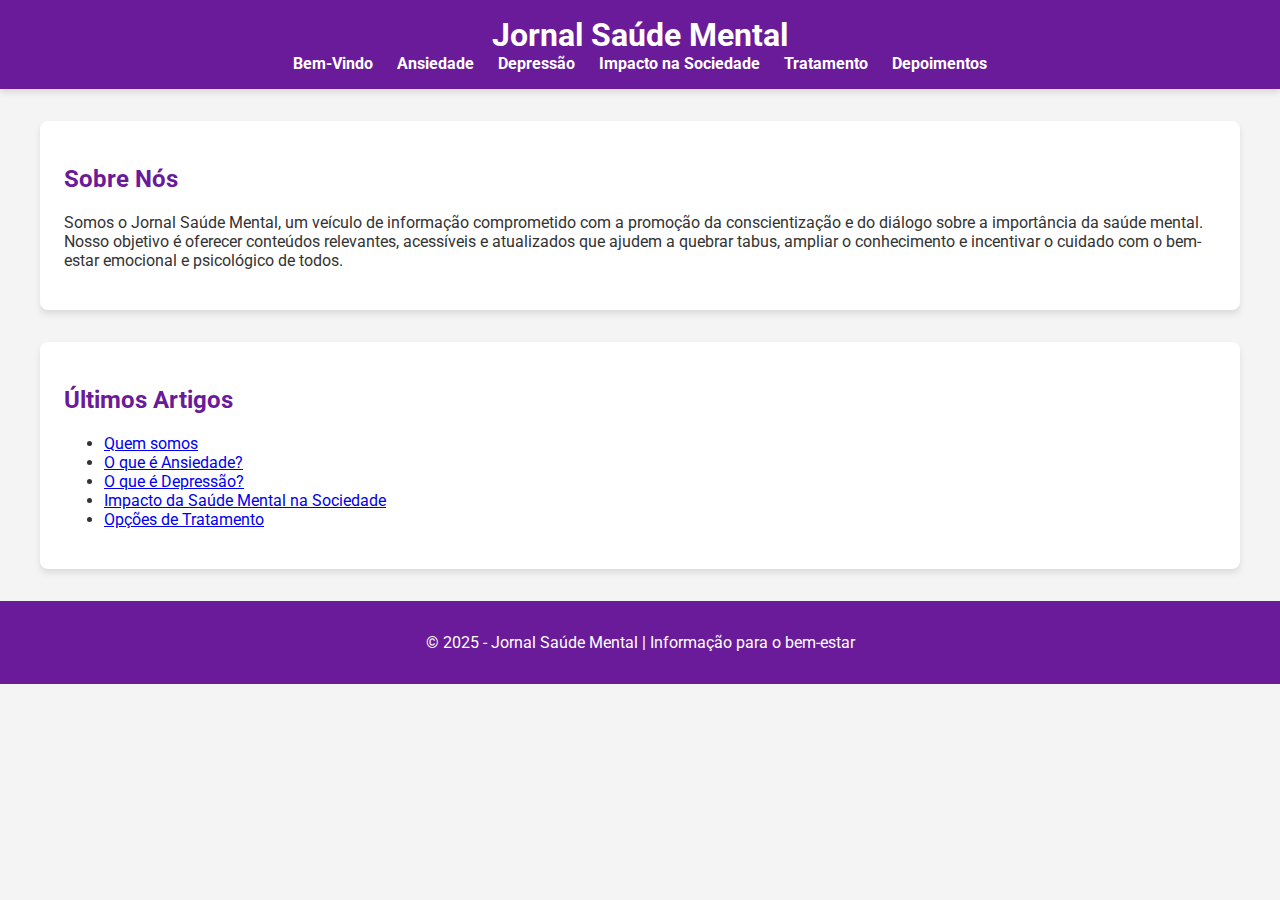
<file: primeirapag.html>
<!DOCTYPE html>
<html lang="pt-BR">
<head>
    <meta charset="UTF-8">
    <meta name="viewport" content="width=device-width, initial-scale=1.0">
    <title>Bem-vindo ao Jornal Saúde Mental</title>
    <link rel="stylesheet" href="https://fonts.googleapis.com/css2?family=Roboto:wght@400;700&display=swap">
    <style>
        body {
            font-family: 'Roboto', sans-serif;
            margin: 0;
            padding: 0;
            background-color: #f4f4f4;
            color: #333;
        }

        header {
            background-color: #6a1b9a;
            color: #fff;
            padding: 1rem 0;
            position: sticky;
            top: 0;
            z-index: 1000;
            box-shadow: 0 4px 6px rgba(0, 0, 0, 0.1);
        }

        header .logo {
            font-size: 2rem;
            font-weight: bold;
            text-align: center;
        }

        nav ul {
            list-style: none;
            padding: 0;
            display: flex;
            justify-content: center;
            gap: 1.5rem;
            margin: 0;
        }

        nav ul li a {
            text-decoration: none;
            color: #fff;
            font-weight: bold;
            transition: color 0.3s ease;
        }

        nav ul li a:hover {
            color: #ffccff; 
        }

        .hero {
            background: linear-gradient(to right, #6a1b9a, #4a148c);
            color: #fff;
            text-align: center;
            padding: 4rem 1rem;
        }

        .hero h1 {
            font-size: 2.5rem;
            margin-bottom: 1rem;
        }

        .hero p {
            font-size: 1.2rem;
            margin-bottom: 2rem;
        }

        .hero a {
            display: inline-block;
            background: #fff;
            color: #6a1b9a;
            padding: 0.8rem 1.5rem;
            border-radius: 5px;
            text-decoration: none;
            font-weight: bold;
            transition: background 0.3s ease, color 0.3s ease;
        }

        .hero a:hover {
            background: #ffccff;
            color: #4a148c;
        }

        main {
            max-width: 1200px;
            margin: 2rem auto;
            padding: 0 1rem;
        }

        section {
            background: #fff;
            margin-bottom: 2rem;
            padding: 1.5rem;
            border-radius: 8px;
            box-shadow: 0 4px 6px rgba(0, 0, 0, 0.1);
            transition: transform 0.3s ease, box-shadow 0.3s ease;
        }

        section:hover {
            transform: translateY(-5px);
            box-shadow: 0 6px 10px rgba(0, 0, 0, 0.15);
        }

        section h2 {
            color: #6a1b9a; 
        }

        footer {
            background-color: #6a1b9a;
            color: #fff;
            text-align: center;
            padding: 1rem;
            margin-top: 2rem;
        }

        #scrollTopBtn {
            position: fixed;
            bottom: 20px;
            right: 20px;
            background: #6a1b9a;
            color: #fff;
            border: none;
            border-radius: 50%;
            width: 50px;
            height: 50px;
            font-size: 1.5rem;
            cursor: pointer;
            display: none;
            justify-content: center;
            align-items: center;
            box-shadow: 0 4px 6px rgba(0, 0, 0, 0.1);
            transition: background 0.3s ease;
        }

        #scrollTopBtn:hover {
            background: #4a148c; 
        }
    </style>
</head>
<body>
    <header>
        <div class="logo">Jornal Saúde Mental</div>
        <nav>
            <ul>
                <li><a href="index.html">Bem-Vindo</a></li>
                <li><a href="ansiedade.html">Ansiedade</a></li>
                <li><a href="depressao.html">Depressão</a></li>
                <li><a href="impacto.html">Impacto na Sociedade</a></li>
                <li><a href="tratamento.html">Tratamento</a></li>
                <li><a href="depoimentos.html">Depoimentos</a></li>
            </ul>
        </nav>
    </header>

    <main id="conteudo">
        <section>
            <h2>Sobre Nós</h2>
            <p>Somos o Jornal Saúde Mental, um veículo de informação comprometido com a promoção da conscientização e do diálogo sobre a importância da saúde mental. Nosso objetivo é oferecer conteúdos relevantes, acessíveis e atualizados que ajudem a quebrar tabus, ampliar o conhecimento e incentivar o cuidado com o bem-estar emocional e psicológico de todos.</p>
        </section>
        
        <section>
            <h2>Últimos Artigos</h2>
            <ul>
                <li><a href="sobre.html">Quem somos</a></li>
                <li><a href="ansiedade.html">O que é Ansiedade?</a></li>
                <li><a href="depressao.html">O que é Depressão?</a></li>
                <li><a href="impacto.html">Impacto da Saúde Mental na Sociedade</a></li>
                <li><a href="tratamento.html">Opções de Tratamento</a></li>
            </ul>
        </section>
    </main>

    <footer>
        <p>&copy; 2025 - Jornal Saúde Mental | Informação para o bem-estar</p>
    </footer>

    <button id="scrollTopBtn" title="Voltar ao topo">↑</button>

    <script>
        
        const scrollTopBtn = document.getElementById('scrollTopBtn');
        window.onscroll = function () {
            if (document.body.scrollTop > 100 || document.documentElement.scrollTop > 100) {
                scrollTopBtn.style.display = 'flex';
            } else {
                scrollTopBtn.style.display = 'none';
            }
        };

        
        scrollTopBtn.onclick = function () {
            window.scrollTo({ top: 0, behavior: 'smooth' });
        };
    </script>
</body>
</html>
</file>
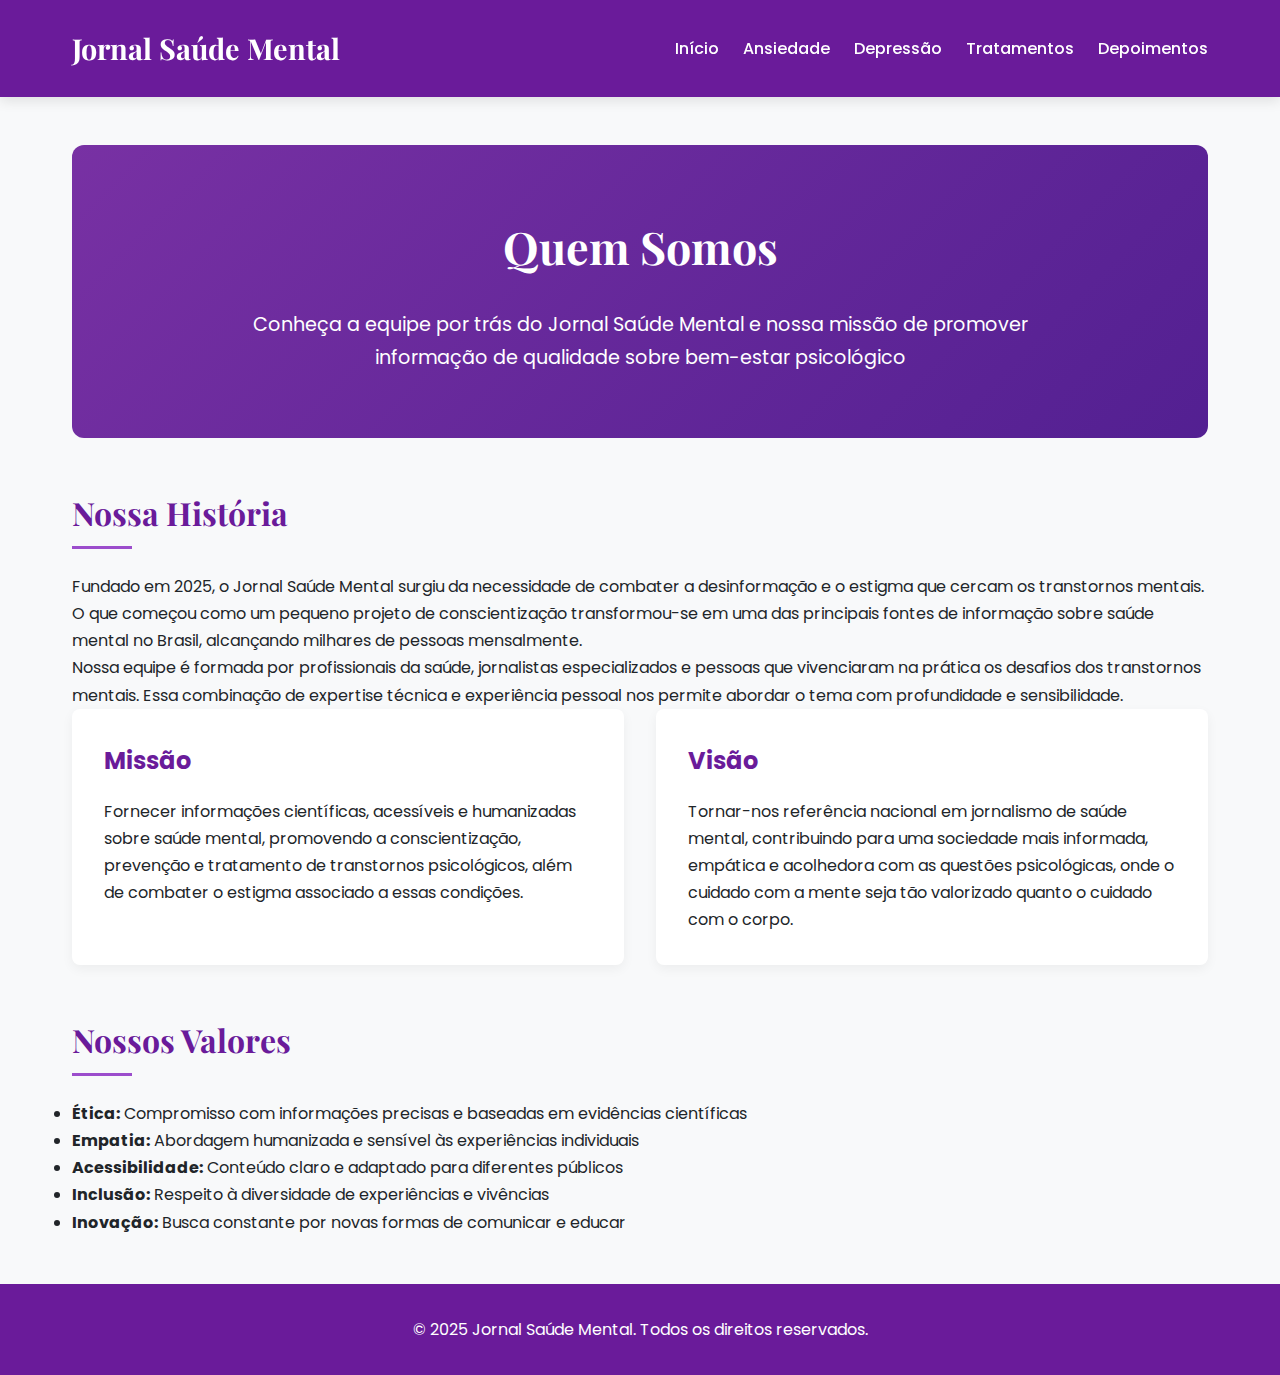
<file: sobre.html>
<!DOCTYPE html>
<html lang="pt-BR">
<head>
    <meta charset="UTF-8">
    <meta name="viewport" content="width=device-width, initial-scale=1.0">
    <title>Sobre Nós | Jornal Saúde Mental</title>
    <link rel="stylesheet" href="https://fonts.googleapis.com/css2?family=Poppins:wght@300;400;500;600;700&family=Playfair+Display:wght@400;500;600;700&display=swap">
    <style>
        :root {
            --primary: #6a1b9a;
            --primary-dark: #4a148c;
            --primary-light: #9c4dcc;
            --secondary: #ffccff;
            --white: #ffffff;
            --light: #f8f9fa;
            --dark: #212529;
            --gray: #6c757d;
            --transition: all 0.4s cubic-bezier(0.645, 0.045, 0.355, 1);
        }

        * {
            margin: 0;
            padding: 0;
            box-sizing: border-box;
        }

        body {
            font-family: 'Poppins', sans-serif;
            background-color: var(--light);
            color: var(--dark);
            line-height: 1.7;
        }

        header {
            background-color: var(--primary);
            color: var(--white);
            padding: 1.5rem 0;
            position: sticky;
            top: 0;
            z-index: 1000;
            box-shadow: 0 4px 12px rgba(0, 0, 0, 0.1);
        }

        .header-container {
            max-width: 1200px;
            margin: 0 auto;
            padding: 0 2rem;
            display: flex;
            justify-content: space-between;
            align-items: center;
        }

        .logo {
            font-family: 'Playfair Display', serif;
            font-size: 1.8rem;
            font-weight: 700;
            color: var(--white);
            text-decoration: none;
        }

        nav ul {
            list-style: none;
            display: flex;
            gap: 1.5rem;
        }

        nav ul li a {
            color: var(--white);
            text-decoration: none;
            font-weight: 500;
            transition: var(--transition);
            padding: 0.5rem 0;
            position: relative;
        }

        nav ul li a:hover {
            color: var(--secondary);
        }

        nav ul li a::after {
            content: '';
            position: absolute;
            bottom: 0;
            left: 0;
            width: 0;
            height: 2px;
            background-color: var(--secondary);
            transition: var(--transition);
        }

        nav ul li a:hover::after {
            width: 100%;
        }

        main {
            max-width: 1200px;
            margin: 3rem auto;
            padding: 0 2rem;
        }

        .about-hero {
            background: linear-gradient(135deg, rgba(106, 27, 154, 0.9), rgba(74, 20, 140, 0.95));
            color: var(--white);
            padding: 4rem 2rem;
            border-radius: 12px;
            margin-bottom: 3rem;
            text-align: center;
        }

        .about-hero h1 {
            font-family: 'Playfair Display', serif;
            font-size: 2.8rem;
            margin-bottom: 1.5rem;
        }

        .about-hero p {
            font-size: 1.2rem;
            max-width: 800px;
            margin: 0 auto;
        }

        .section-title {
            font-family: 'Playfair Display', serif;
            font-size: 2rem;
            color: var(--primary);
            margin-bottom: 1.5rem;
            position: relative;
            padding-bottom: 0.5rem;
        }

        .section-title::after {
            content: '';
            position: absolute;
            bottom: 0;
            left: 0;
            width: 60px;
            height: 3px;
            background-color: var(--primary-light);
        }

        .mission-vision {
            display: grid;
            grid-template-columns: repeat(auto-fit, minmax(300px, 1fr));
            gap: 2rem;
            margin-bottom: 3rem;
        }

        .mission, .vision {
            background-color: var(--white);
            padding: 2rem;
            border-radius: 8px;
            box-shadow: 0 4px 12px rgba(0, 0, 0, 0.05);
            transition: var(--transition);
        }

        .mission:hover, .vision:hover {
            transform: translateY(-5px);
            box-shadow: 0 8px 20px rgba(0, 0, 0, 0.1);
        }

        .mission h2, .vision h2 {
            color: var(--primary);
            margin-bottom: 1rem;
            font-size: 1.5rem;
        }

        .team {
            margin-bottom: 3rem;
        }

        .team-grid {
            display: grid;
            grid-template-columns: repeat(auto-fit, minmax(250px, 1fr));
            gap: 2rem;
        }

        .team-member {
            background-color: var(--white);
            border-radius: 8px;
            overflow: hidden;
            box-shadow: 0 4px 12px rgba(0, 0, 0, 0.05);
            transition: var(--transition);
        }

        .team-member:hover {
            transform: translateY(-5px);
            box-shadow: 0 8px 20px rgba(0, 0, 0, 0.1);
        }

        .team-member img {
            width: 100%;
            height: 250px;
            object-fit: cover;
        }

        .team-member-info {
            padding: 1.5rem;
        }

        .team-member h3 {
            color: var(--primary);
            margin-bottom: 0.5rem;
        }

        .team-member p {
            color: var(--gray);
            font-size: 0.9rem;
        }

        footer {
            background-color: var(--primary);
            color: var(--white);
            text-align: center;
            padding: 2rem;
            margin-top: 3rem;
        }

        .footer-content {
            max-width: 1200px;
            margin: 0 auto;
        }

        .footer-links {
            display: flex;
            justify-content: center;
            gap: 1.5rem;
            margin-bottom: 1.5rem;
        }

        .footer-links a {
            color: var(--white);
            text-decoration: none;
            transition: var(--transition);
        }

        .footer-links a:hover {
            color: var(--secondary);
        }

        @media (max-width: 768px) {
            .header-container {
                flex-direction: column;
                gap: 1rem;
            }

            nav ul {
                flex-wrap: wrap;
                justify-content: center;
            }

            .about-hero h1 {
                font-size: 2rem;
            }
        }
    </style>
</head>
<body>
    <header>
        <div class="header-container">
            <a href="index.html" class="logo">Jornal Saúde Mental</a>
            <nav>
                <ul>
                    <li><a href="primeirapag.html">Início</a></li>
                    <li><a href="ansiedade.html">Ansiedade</a></li>
                    <li><a href="depressao.html">Depressão</a></li>
                    <li><a href="tratamento.html">Tratamentos</a></li>
                    <li><a href="depoimentos.html">Depoimentos</a></li>
                </ul>
            </nav>
        </div>
    </header>

    <main>
        <section class="about-hero">
            <h1>Quem Somos</h1>
            <p>Conheça a equipe por trás do Jornal Saúde Mental e nossa missão de promover informação de qualidade sobre bem-estar psicológico</p>
        </section>

        <section class="about-section">
            <h2 class="section-title">Nossa História</h2>
            <p>Fundado em 2025, o Jornal Saúde Mental surgiu da necessidade de combater a desinformação e o estigma que cercam os transtornos mentais. O que começou como um pequeno projeto de conscientização transformou-se em uma das principais fontes de informação sobre saúde mental no Brasil, alcançando milhares de pessoas mensalmente.</p>
            <p>Nossa equipe é formada por profissionais da saúde, jornalistas especializados e pessoas que vivenciaram na prática os desafios dos transtornos mentais. Essa combinação de expertise técnica e experiência pessoal nos permite abordar o tema com profundidade e sensibilidade.</p>
        </section>

        <section class="mission-vision">
            <div class="mission">
                <h2>Missão</h2>
                <p>Fornecer informações científicas, acessíveis e humanizadas sobre saúde mental, promovendo a conscientização, prevenção e tratamento de transtornos psicológicos, além de combater o estigma associado a essas condições.</p>
            </div>
            <div class="vision">
                <h2>Visão</h2>
                <p>Tornar-nos referência nacional em jornalismo de saúde mental, contribuindo para uma sociedade mais informada, empática e acolhedora com as questões psicológicas, onde o cuidado com a mente seja tão valorizado quanto o cuidado com o corpo.</p>
            </div>
        </section>

        <section class="values">
            <h2 class="section-title">Nossos Valores</h2>
            <ul>
                <li><strong>Ética:</strong> Compromisso com informações precisas e baseadas em evidências científicas</li>
                <li><strong>Empatia:</strong> Abordagem humanizada e sensível às experiências individuais</li>
                <li><strong>Acessibilidade:</strong> Conteúdo claro e adaptado para diferentes públicos</li>
                <li><strong>Inclusão:</strong> Respeito à diversidade de experiências e vivências</li>
                <li><strong>Inovação:</strong> Busca constante por novas formas de comunicar e educar</li>
            </ul>
        </section>

        
    </main>

    <footer>
            <p>&copy; 2025 Jornal Saúde Mental. Todos os direitos reservados.</p>
        </div>
    </footer>
</body>
</html>
</file>
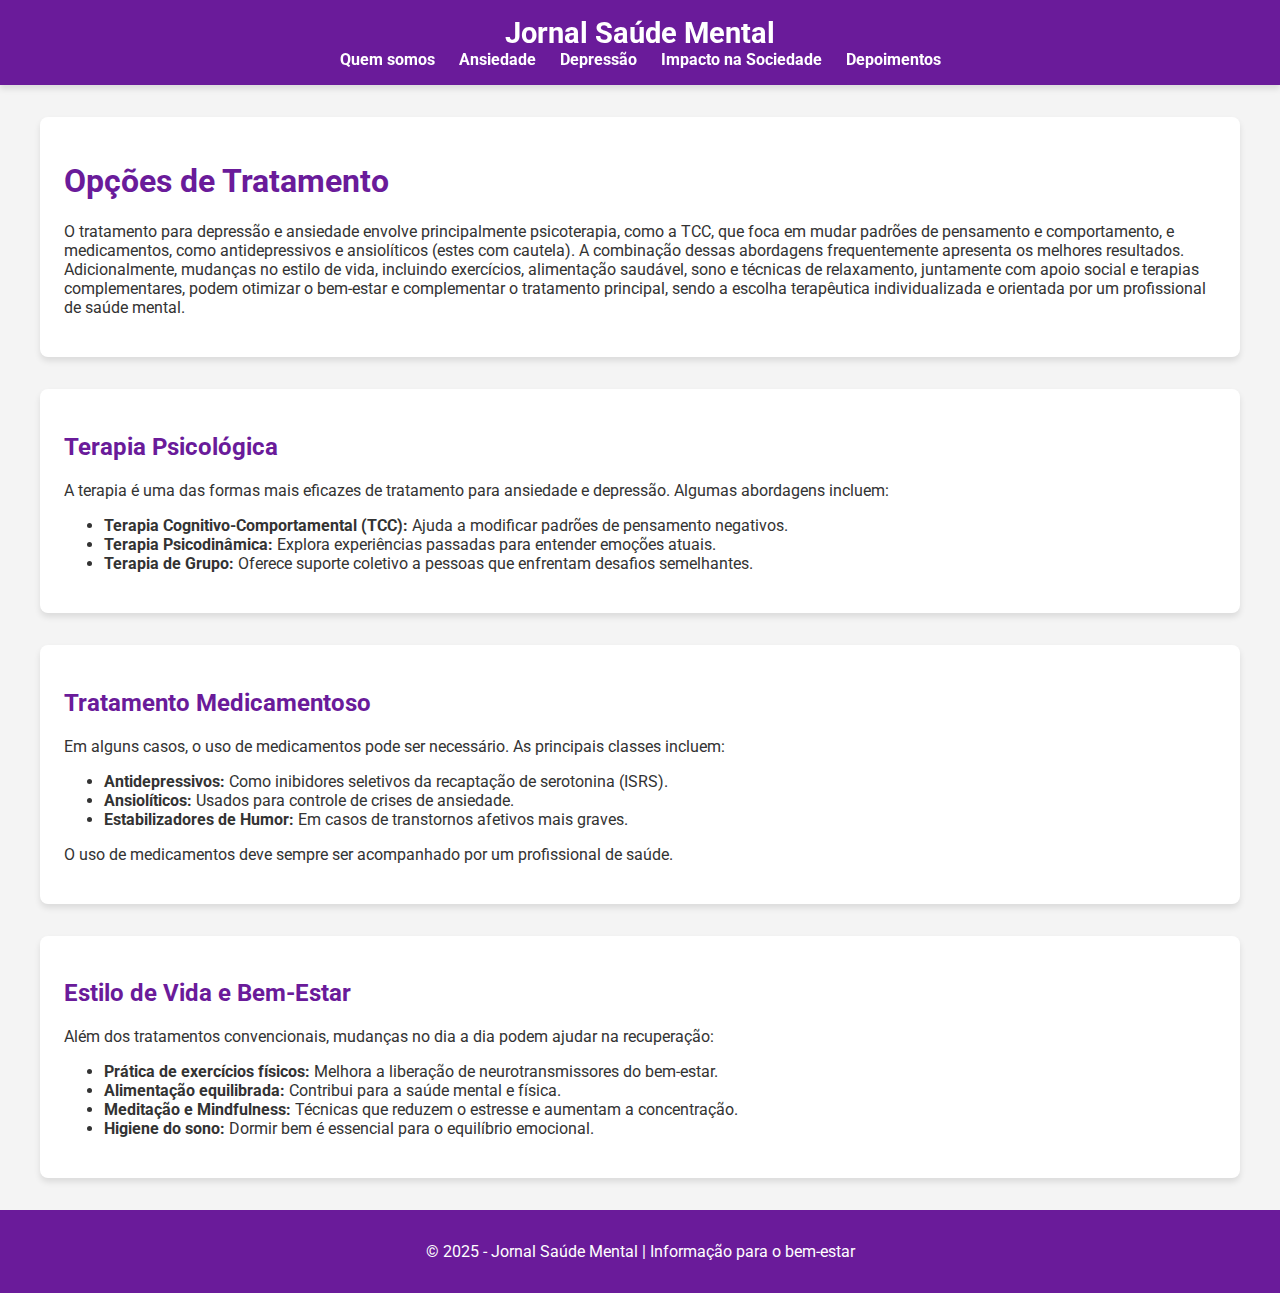
<file: tratamento.html>
<!DOCTYPE html>
<html lang="pt-BR">
<head>
    <meta charset="UTF-8">
    <meta name="viewport" content="width=device-width, initial-scale=1.0">
    <title>Opções de Tratamento</title>
    <link rel="stylesheet" href="https://fonts.googleapis.com/css2?family=Roboto:wght@400;700&display=swap">
    <style>
       
        body {
            font-family: 'Roboto', sans-serif;
            margin: 0;
            padding: 0;
            background-color: #f4f4f4;
            color: #333;
        }

        header {
            background-color: #6a1b9a; 
            color: #fff;
            padding: 1rem 0;
            position: sticky;
            top: 0;
            z-index: 1000;
            box-shadow: 0 4px 6px rgba(0, 0, 0, 0.1);
        }

        header .logo {
            font-size: 1.8rem;
            font-weight: bold;
            text-align: center;
        }

        nav ul {
            list-style: none;
            padding: 0;
            display: flex;
            justify-content: center;
            gap: 1.5rem;
            margin: 0;
        }

        nav ul li a {
            text-decoration: none;
            color: #fff;
            font-weight: bold;
            transition: color 0.3s ease;
        }

        nav ul li a:hover {
            color: #ffccff; 
        }

        main {
            max-width: 1200px;
            margin: 2rem auto;
            padding: 0 1rem;
        }

        section {
            background: #fff;
            margin-bottom: 2rem;
            padding: 1.5rem;
            border-radius: 8px;
            box-shadow: 0 4px 6px rgba(0, 0, 0, 0.1);
            transition: transform 0.3s ease, box-shadow 0.3s ease;
        }

        section:hover {
            transform: translateY(-5px);
            box-shadow: 0 6px 10px rgba(0, 0, 0, 0.15);
        }

        section h1, section h2 {
            color: #6a1b9a; 
        }

        footer {
            background-color: #6a1b9a;
            color: #fff;
            text-align: center;
            padding: 1rem;
            margin-top: 2rem;
        }

        #scrollTopBtn {
            position: fixed;
            bottom: 20px;
            right: 20px;
            background: #6a1b9a;
            color: #fff;
            border: none;
            border-radius: 50%;
            width: 50px;
            height: 50px;
            font-size: 1.5rem;
            cursor: pointer;
            display: none;
            justify-content: center;
            align-items: center;
            box-shadow: 0 4px 6px rgba(0, 0, 0, 0.1);
            transition: background 0.3s ease;
        }

        #scrollTopBtn:hover {
            background: #4a148c; 
        }
    </style>
</head>
<body>
    <header>
        <div class="logo">Jornal Saúde Mental</div>
        <nav>
            <ul>
                <li><a href="sobre.html">Quem somos</a></li>
                <li><a href="ansiedade.html">Ansiedade</a></li>
                <li><a href="depressao.html">Depressão</a></li>
                <li><a href="impacto.html">Impacto na Sociedade</a></li>
                <li><a href="depoimentos.html">Depoimentos</a></li>
            </ul>
        </nav>
    </header>
    
    <main>
        <section>
            <h1>Opções de Tratamento</h1>
            <p>O tratamento para depressão e ansiedade envolve principalmente psicoterapia, como a TCC, que foca em mudar padrões de pensamento e comportamento, e medicamentos, como antidepressivos e ansiolíticos (estes com cautela). A combinação dessas abordagens frequentemente apresenta os melhores resultados. Adicionalmente, mudanças no estilo de vida, incluindo exercícios, alimentação saudável, sono e técnicas de relaxamento, juntamente com apoio social e terapias complementares, podem otimizar o bem-estar e complementar o tratamento principal, sendo a escolha terapêutica individualizada e orientada por um profissional de saúde mental.</p>
        </section>
        
        <section>
            <h2>Terapia Psicológica</h2>
            <p>A terapia é uma das formas mais eficazes de tratamento para ansiedade e depressão. Algumas abordagens incluem:</p>
            <ul>
                <li><strong>Terapia Cognitivo-Comportamental (TCC):</strong> Ajuda a modificar padrões de pensamento negativos.</li>
                <li><strong>Terapia Psicodinâmica:</strong> Explora experiências passadas para entender emoções atuais.</li>
                <li><strong>Terapia de Grupo:</strong> Oferece suporte coletivo a pessoas que enfrentam desafios semelhantes.</li>
            </ul>
        </section>
        
        <section>
            <h2>Tratamento Medicamentoso</h2>
            <p>Em alguns casos, o uso de medicamentos pode ser necessário. As principais classes incluem:</p>
            <ul>
                <li><strong>Antidepressivos:</strong> Como inibidores seletivos da recaptação de serotonina (ISRS).</li>
                <li><strong>Ansiolíticos:</strong> Usados para controle de crises de ansiedade.</li>
                <li><strong>Estabilizadores de Humor:</strong> Em casos de transtornos afetivos mais graves.</li>
            </ul>
            <p>O uso de medicamentos deve sempre ser acompanhado por um profissional de saúde.</p>
        </section>
        
        <section>
            <h2>Estilo de Vida e Bem-Estar</h2>
            <p>Além dos tratamentos convencionais, mudanças no dia a dia podem ajudar na recuperação:</p>
            <ul>
                <li><strong>Prática de exercícios físicos:</strong> Melhora a liberação de neurotransmissores do bem-estar.</li>
                <li><strong>Alimentação equilibrada:</strong> Contribui para a saúde mental e física.</li>
                <li><strong>Meditação e Mindfulness:</strong> Técnicas que reduzem o estresse e aumentam a concentração.</li>
                <li><strong>Higiene do sono:</strong> Dormir bem é essencial para o equilíbrio emocional.</li>
            </ul>
        </section>
    </main>
    
    <footer>
        <p>&copy; 2025 - Jornal Saúde Mental | Informação para o bem-estar</p>
    </footer>

    <button id="scrollTopBtn" title="Voltar ao topo">↑</button>

    <script>
    
        const scrollTopBtn = document.getElementById('scrollTopBtn');
        window.onscroll = function () {
            if (document.body.scrollTop > 100 || document.documentElement.scrollTop > 100) {
                scrollTopBtn.style.display = 'flex';
            } else {
                scrollTopBtn.style.display = 'none';
            }
        };

      
        scrollTopBtn.onclick = function () {
            window.scrollTo({ top: 0, behavior: 'smooth' });
        };
    </script>
</body>
</html>
</file>
<file: style.css>
* {
    margin: 0;
    padding: 0;
    box-sizing: border-box;
}

body {
    display: flex;
    flex-direction: column;
    font-family: 'Segoe UI', Tahoma;
    background-color: #ffffff;
}

header {
    text-align: center;
    display: flex;
    align-items: center;
    justify-content: center;
    background-color:#021122;
    color:#f2ff00;
    font-size: 30px;
    text-align: center;
}

header img {
    width: 85px;
    margin: 25px;
}

.fotoprincipal {
    width: 80%;
    height: auto;
}

.linha1 {
    display: flex;
    width: 100vw;
    justify-content: center;
    align-items: center; 
    padding: 20px;
    border: 2px solid rgb(0, 0, 0);
}
.boxmaior {
    flex: 1;
    color: rgb(0, 0, 0);
}

.noticiaprincipal {
    display: flex;
    flex-direction: column;
    padding: 30px;
}

.fotoprincipal {
    width: 90%;
    height: auto;
    border-radius: 15px;
}

.texto {
    text-align: left;
    padding-top: 10px;
}

.boxcom3{
    flex:1;
    background-color: #ffffff;
    display: flex;
    flex-direction: column;
    justify-content: space-between;
    
}

.boxdireita img {
    width: 100px;
    height: 50px;
    border-radius: 15px;
}

.boxdireita {
    background-color: #001e36;
    color: rgb(255, 255, 255);
    display: flex;
    padding: 10px;
    gap: 30px;
    align-items: center;
    margin-bottom: 20px;
    border-radius: 15px;
    box-shadow: 0px 4px 6px rgba(0, 0, 0, 0.1);
    transition: transform 0.3s ease, box-shadow 0.3s ease;
}

.boxdireita p {
    text-align: left;
    font-size: 14px;
    margin: 0;
    line-height: 1.5;
}

.boxdireita:hover {
    transform: scale(1.05); 
    box-shadow: 0px 6px 10px rgba(0, 0, 0, 0.2); 
}

.boxdireita img {
    width: 300px;
    height: 200px; 
    border-radius: 10px; 
    object-fit: cover; 
}

.banner_linha2 {
    display: flex;
    align-items: center;
    justify-content: center;
    background-color: #285c92;
    height: 210px;
    margin-top: 20px;
    border-radius: 60px;
    transition:color 0.5s ease;
    transition: all 0.5s ease;
}

.bannerfoto {
    width: 1000px;
    height: 200px;
    object-fit: cover;
}

.linha3 {
    display: flex;
    flex-wrap: wrap; 
    justify-content: center; 
    gap: 20px; 
    padding: 20px;
}

.caixinhas3 {
    height: auto; 
    width: 825px;
    display: flex;
    align-items: center; 
    background-color: #001e36;
    color: #ffffff; 
    gap: 20px; 
    padding: 15px; 
    transition: transform 0.3s ease, box-shadow 0.3s ease; 
    border-radius: 15px;
    box-shadow: 0px 4px 6px rgba(0, 0, 0, 0.1);
}

.caixinhas3:hover {
    transform: scale(1.05);
    box-shadow: 0px 6px 10px rgba(0, 0, 0, 0.2);
}

.caixinhas3 img {
    width: 100px;
    height: 100px;
    border-radius: 10px;
    object-fit: cover; 
}

.caixinhas3 h3 {
    text-align: left; 
    font-size: 16px; 
    margin: 0;
}

.caixinhas3 p {
    text-align: left; 
    font-size: 14px;
    margin: 0;
    line-height: 1.5; 
}
button {
    background-color: #436782;
    color: #ffffff;
    border: none;
    padding: 10px 15px;
    border-radius: 5px;
    cursor: pointer;
    font-size: 14px;
    transition: background-color 0.3s ease, transform 0.3s ease;
}

button:hover {
    background-color: #285c92;
    transform: scale(1.05);
}

button img {
    width: 100%;
    height: auto;
    border: none;
    padding: 0;
    background: none;
}
footer {
    background-color: #021122;
    color:#f2ff00;
    text-align: center;
    padding: 10px;
    margin-top: auto;
    font-size: 14px;
}
</file>
